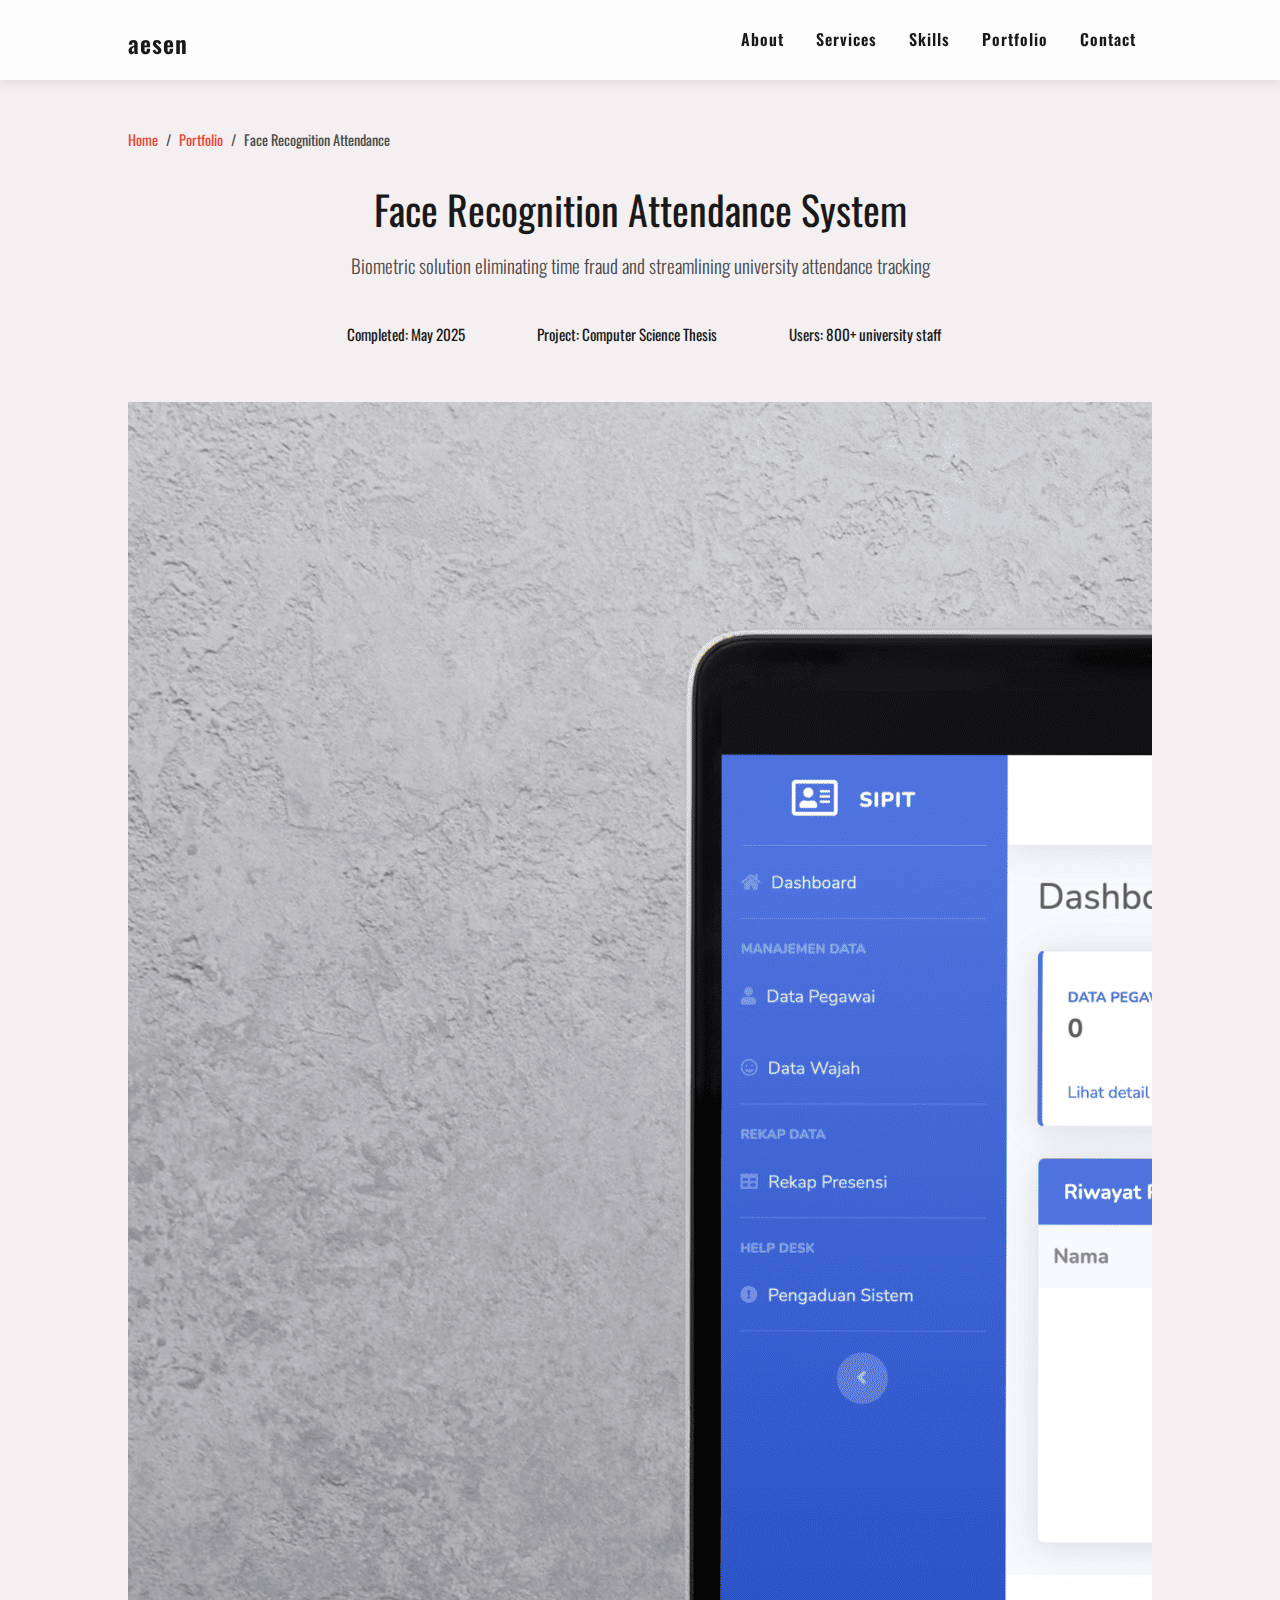
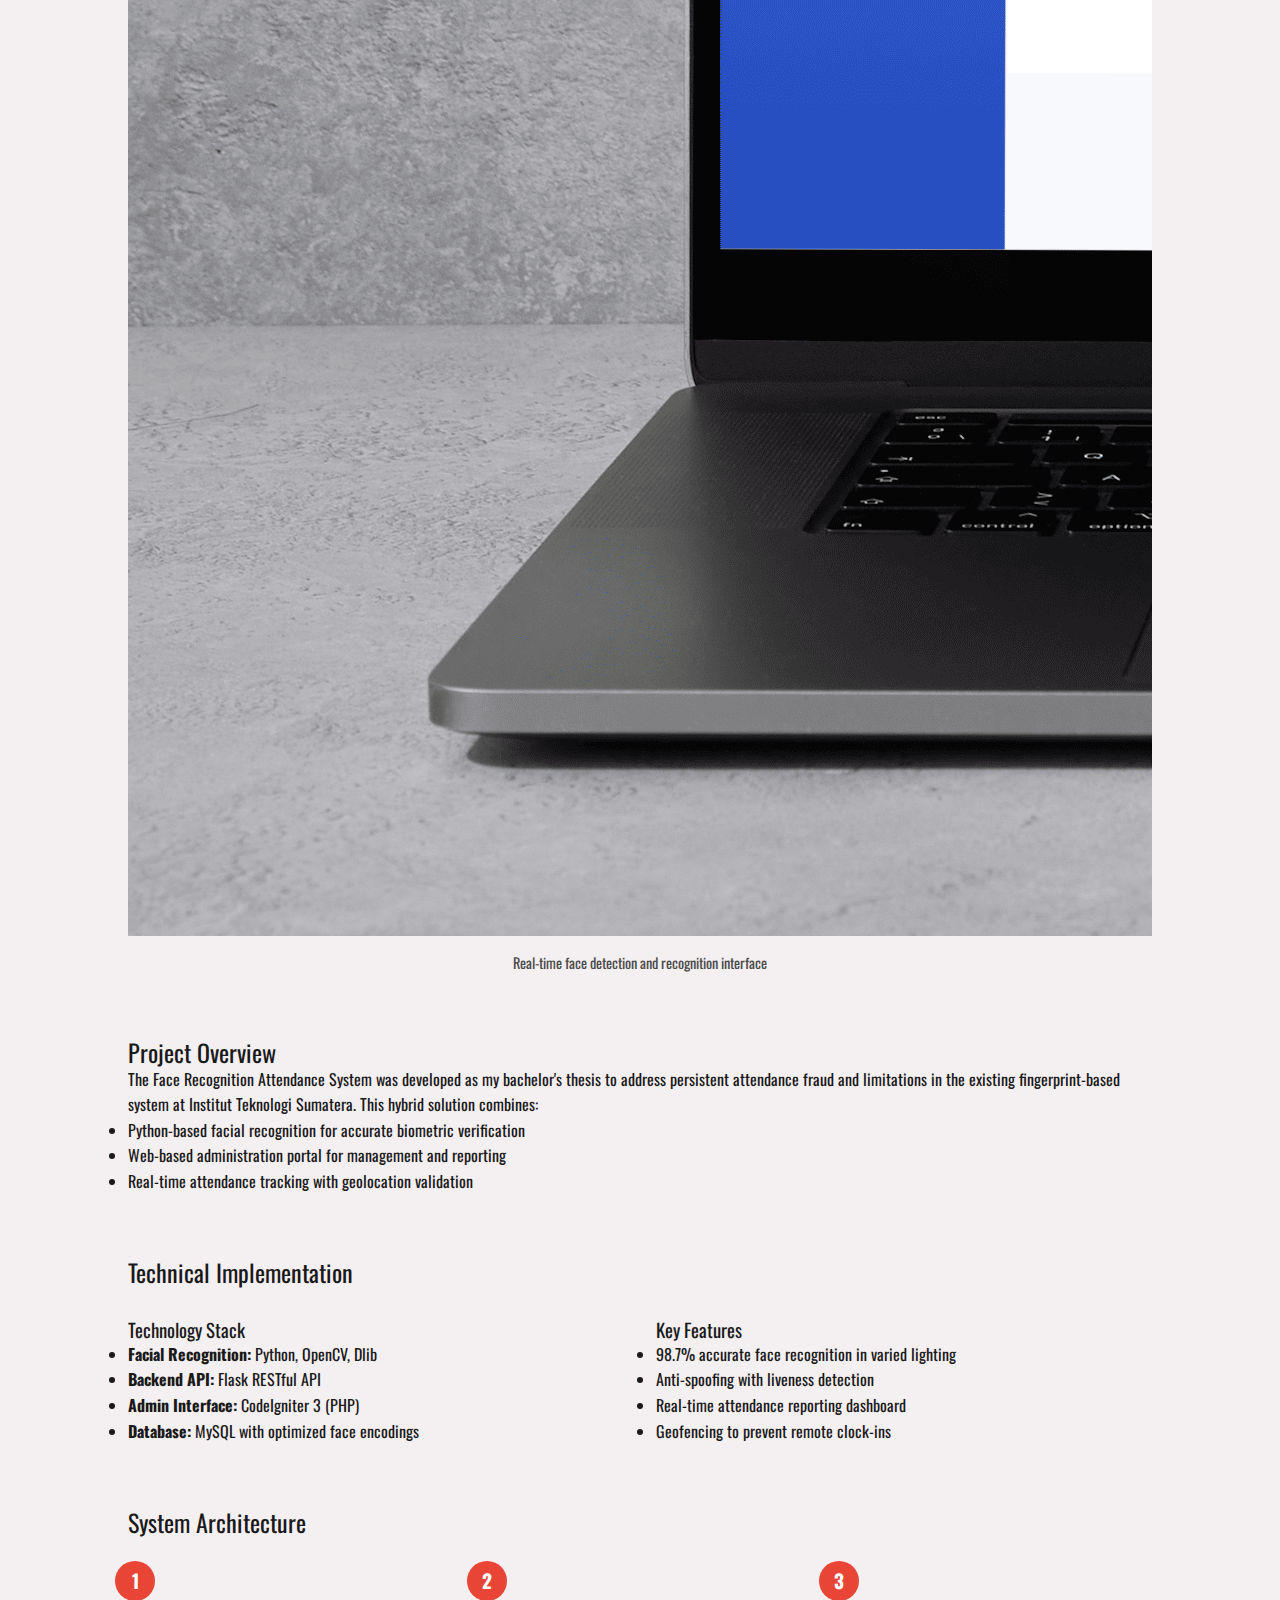
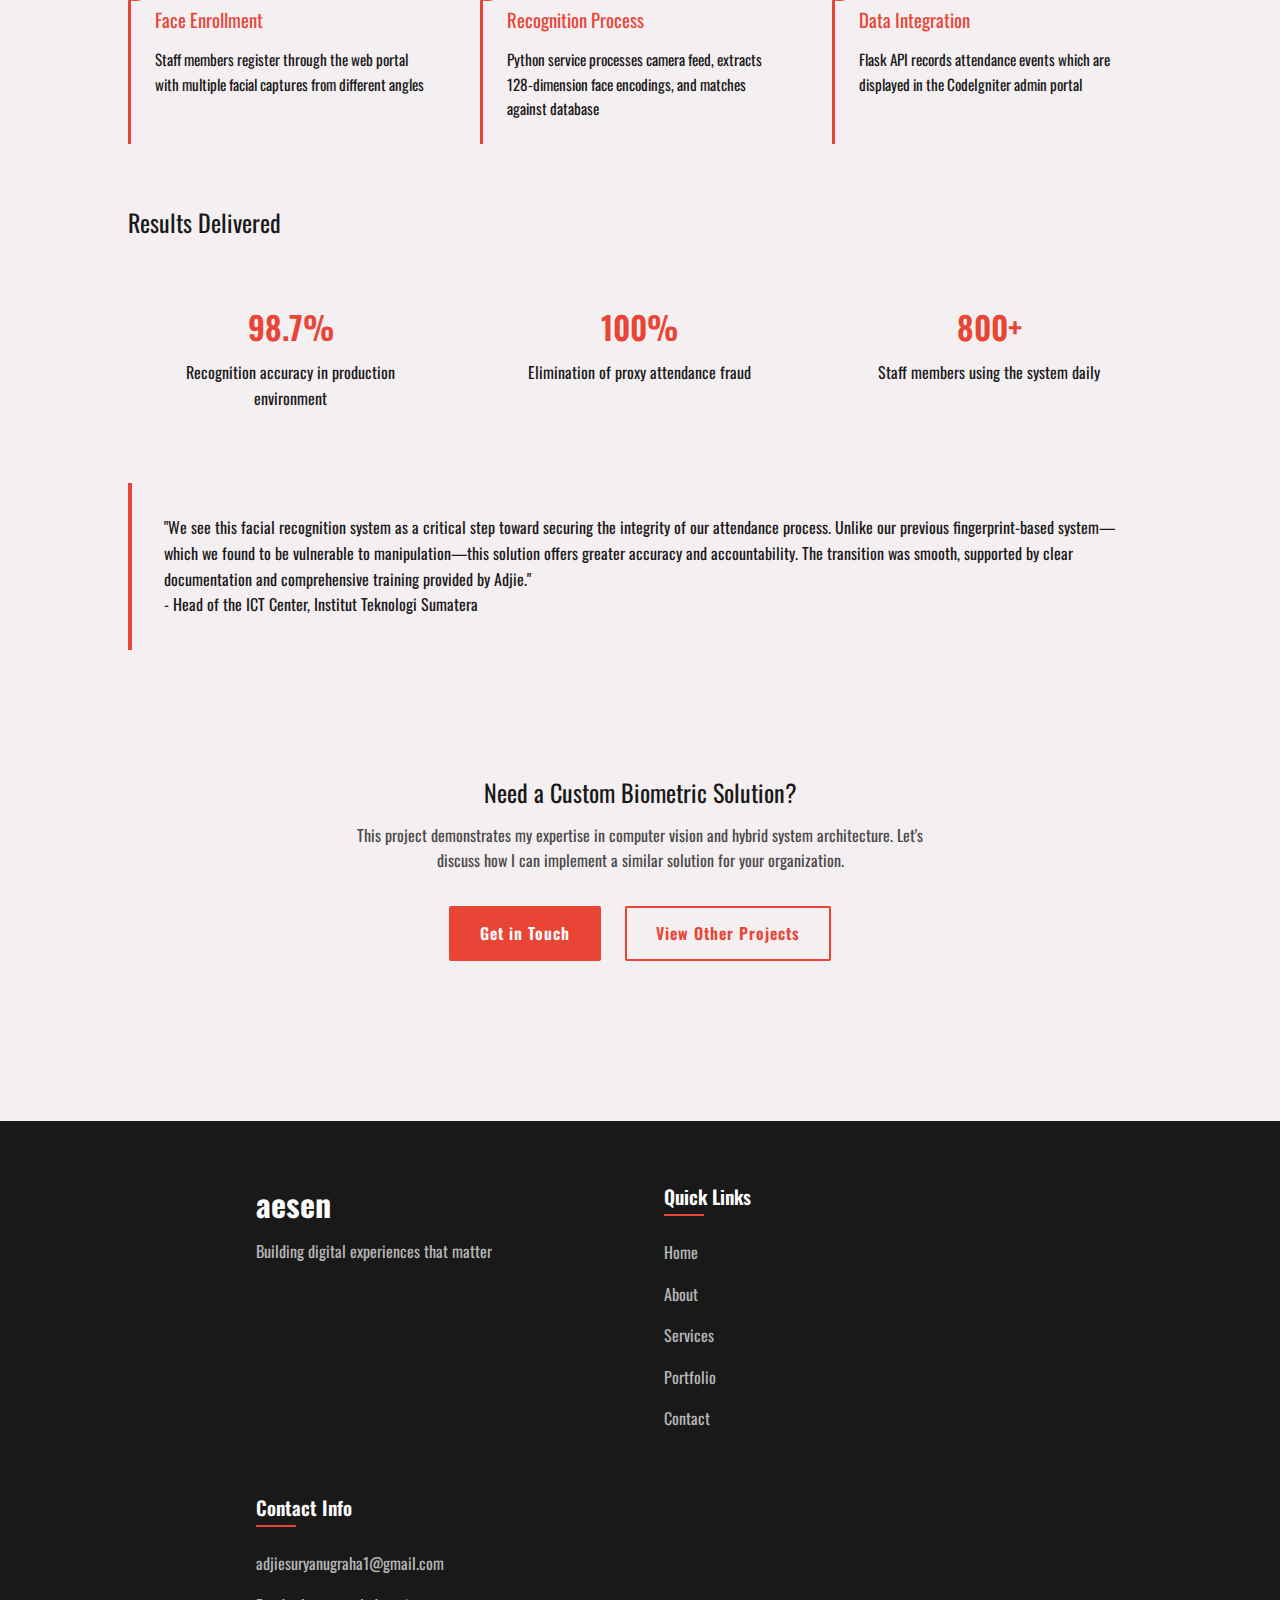
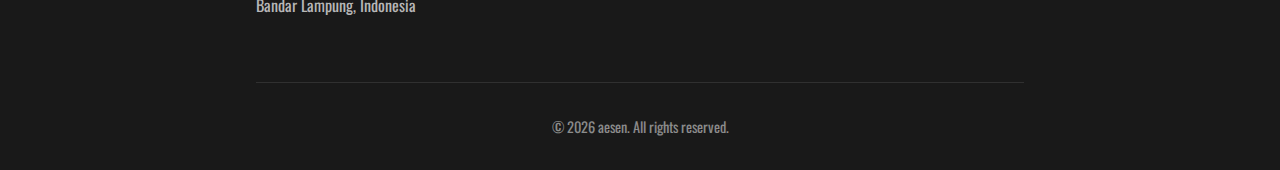
<file: projects/attendance-system.html>
<!DOCTYPE html>
<html lang="en">
  <head>
    <meta charset="UTF-8" />
    <meta name="viewport" content="width=device-width, initial-scale=1.0" />
    <title>
      Face Recognition Attendance System | Biometric Solution | Adjie Surya
      Nugraha
    </title>
    <meta
      name="description"
      content="Innovative biometric attendance system using facial recognition technology, developed as a thesis project and deployed for 800+ university staff members."
    />
    <meta
      name="keywords"
      content="face recognition attendance, biometric system, OpenCV, Flask API, CodeIgniter, thesis project, university solution"
    />

    <!-- Canonical URL -->
    <link
      rel="canonical"
      href="https://yourportfolio.com/projects/face-recognition-attendance"
    />

    <!-- Open Graph / Social Media Meta Tags -->
    <meta
      property="og:title"
      content="Face Recognition Attendance System | Adjie Surya Nugraha"
    />
    <meta
      property="og:description"
      content="Biometric attendance solution using facial recognition technology"
    />
    <meta property="og:type" content="website" />
    <meta
      property="og:url"
      content="https://yourportfolio.com/projects/face-recognition-attendance"
    />
    <meta
      property="og:image"
      content="https://yourportfolio.com/assets/img/attendance-social.jpg"
    />

    <!-- Reuse your existing assets -->
    <link rel="stylesheet" href="../assets/css/style.css" />
    <link rel="stylesheet" href="../assets/css/project-detail.css" />
    <link
      rel="preload"
      href="https://fonts.googleapis.com/css2?family=Oswald:wght@200;400&family=Source+Sans+Pro&display=swap"
      as="font"
      crossorigin
    />

    <!-- Web Fonts -->
    <link rel="preconnect" href="https://fonts.googleapis.com" />
    <link rel="preconnect" href="https://fonts.gstatic.com" crossorigin />
    <link
      href="https://fonts.googleapis.com/css2?family=Oswald:wght@200;400&family=Source+Sans+Pro&display=swap"
      rel="stylesheet"
    />
    <link
      rel="stylesheet"
      href="https://unicons.iconscout.com/release/v4.0.0/css/line.css"
    />
  </head>
  <body>
    <!-- Navigation (same as main site) -->
    <nav class="navigation" aria-label="Main navigation">
      <h1 class="brand"><a href="../index.html">aesen</a></h1>
      <ul class="nav-list">
        <li><a href="../index.html#about">About</a></li>
        <li><a href="../index.html#services">Services</a></li>
        <li><a href="../index.html#skills">Skills</a></li>
        <li><a href="../index.html#portfolio">Portfolio</a></li>
        <li><a href="../index.html#contact">Contact</a></li>
      </ul>
      <button
        class="hamburger"
        aria-label="Toggle navigation"
        aria-expanded="false"
      >
        <span></span><span></span><span></span>
      </button>
    </nav>

    <!-- Project Detail Content -->
    <main class="project-detail container">
      <article>
        <!-- Breadcrumb Navigation -->
        <nav class="breadcrumb" aria-label="Breadcrumb">
          <ol>
            <li><a href="../index.html">Home</a></li>
            <li><a href="../index.html#portfolio">Portfolio</a></li>
            <li aria-current="page">Face Recognition Attendance</li>
          </ol>
        </nav>

        <!-- Project Header -->
        <header class="project-header">
          <h1>Face Recognition Attendance System</h1>
          <p class="project-subtitle">
            Biometric solution eliminating time fraud and streamlining
            university attendance tracking
          </p>

          <div class="project-meta">
            <div class="meta-item">
              <i class="uil uil-calendar-alt"></i>
              <span>Completed: May 2025</span>
            </div>
            <div class="meta-item">
              <i class="uil uil-graduation-cap"></i>
              <span>Project: Computer Science Thesis</span>
            </div>
            <div class="meta-item">
              <i class="uil uil-users-alt"></i>
              <span>Users: 800+ university staff</span>
            </div>
          </div>
        </header>

        <!-- Main Project Image -->
        <figure class="project-hero">
          <img
            src="../assets/img/Attendance System Mockup.png"
            alt="Face recognition attendance system interface showing live camera feed and recognition results"
            loading="eager"
          />
          <figcaption>
            Real-time face detection and recognition interface
          </figcaption>
        </figure>

        <!-- Project Content Sections -->
        <section class="project-section">
          <h2>Project Overview</h2>
          <p>
            The Face Recognition Attendance System was developed as my
            bachelor's thesis to address persistent attendance fraud and
            limitations in the existing fingerprint-based system at Institut
            Teknologi Sumatera. This hybrid solution combines:
          </p>

          <ul class="feature-highlights">
            <li>
              Python-based facial recognition for accurate biometric
              verification
            </li>
            <li>
              Web-based administration portal for management and reporting
            </li>
            <li>Real-time attendance tracking with geolocation validation</li>
          </ul>
        </section>

        <section class="project-section">
          <h2>Technical Implementation</h2>

          <div class="implementation-grid">
            <div class="tech-stack">
              <h3>Technology Stack</h3>
              <ul>
                <li>
                  <strong>Facial Recognition:</strong> Python, OpenCV, Dlib
                </li>
                <li><strong>Backend API:</strong> Flask RESTful API</li>
                <li><strong>Admin Interface:</strong> CodeIgniter 3 (PHP)</li>
                <li>
                  <strong>Database:</strong> MySQL with optimized face encodings
                </li>
              </ul>
            </div>

            <div class="key-features">
              <h3>Key Features</h3>
              <ul>
                <li>98.7% accurate face recognition in varied lighting</li>
                <li>Anti-spoofing with liveness detection</li>
                <li>Real-time attendance reporting dashboard</li>
                <li>Geofencing to prevent remote clock-ins</li>
              </ul>
            </div>
          </div>
        </section>

        <section class="project-section">
          <h2>System Architecture</h2>
          <div class="architecture">
            <div class="architecture-step">
              <div class="step-number">1</div>
              <h3>Face Enrollment</h3>
              <p>
                Staff members register through the web portal with multiple
                facial captures from different angles
              </p>
            </div>
            <div class="architecture-step">
              <div class="step-number">2</div>
              <h3>Recognition Process</h3>
              <p>
                Python service processes camera feed, extracts 128-dimension
                face encodings, and matches against database
              </p>
            </div>
            <div class="architecture-step">
              <div class="step-number">3</div>
              <h3>Data Integration</h3>
              <p>
                Flask API records attendance events which are displayed in the
                CodeIgniter admin portal
              </p>
            </div>
          </div>
        </section>

        <section class="project-section">
          <h2>Results Delivered</h2>

          <div class="results-grid">
            <div class="result-card">
              <div class="result-value">98.7%</div>
              <p>Recognition accuracy in production environment</p>
            </div>
            <div class="result-card">
              <div class="result-value">100%</div>
              <p>Elimination of proxy attendance fraud</p>
            </div>
            <div class="result-card">
              <div class="result-value">800+</div>
              <p>Staff members using the system daily</p>
            </div>
          </div>

          <blockquote class="testimonial">
            <p>
              "We see this facial recognition system as a critical step toward
              securing the integrity of our attendance process. Unlike our
              previous fingerprint-based system—which we found to be vulnerable
              to manipulation—this solution offers greater accuracy and
              accountability. The transition was smooth, supported by clear
              documentation and comprehensive training provided by Adjie."
            </p>
            <footer>
              - Head of the ICT Center, Institut Teknologi Sumatera
            </footer>
          </blockquote>
        </section>

        <section class="project-cta">
          <h2>Need a Custom Biometric Solution?</h2>
          <p>
            This project demonstrates my expertise in computer vision and hybrid
            system architecture. Let's discuss how I can implement a similar
            solution for your organization.
          </p>
          <div class="cta-buttons">
            <a href="../index.html#contact" class="button button-primary"
              >Get in Touch</a
            >
            <a href="../index.html#portfolio" class="button button-secondary"
              >View Other Projects</a
            >
          </div>
        </section>
      </article>
    </main>

    <!-- Footer Section -->
    <footer class="footer">
      <div class="container">
        <div class="footer-content">
          <div class="footer-brand">
            <h3 class="footer-logo">aesen</h3>
            <p class="footer-tagline">
              Building digital experiences that matter
            </p>
            <div class="footer-social">
              <a
                href="https://github.com/aesencodes"
                target="_blank"
                rel="noopener noreferrer"
                aria-label="GitHub"
              >
                <i class="uil uil-github"></i>
              </a>
              <a
                href="#"
                target="_blank"
                rel="noopener noreferrer"
                aria-label="LinkedIn"
              >
                <i class="uil uil-linkedin"></i>
              </a>
              <!-- <a
                href="#"
                target="_blank"
                rel="noopener noreferrer"
                aria-label="Twitter"
              >
                <i class="uil uil-twitter"></i>
              </a> -->
              <!-- <a
                href="#"
                target="_blank"
                rel="noopener noreferrer"
                aria-label="Instagram"
              >
                <i class="uil uil-instagram"></i>
              </a> -->
            </div>
          </div>

          <div class="footer-links">
            <h4 class="footer-title">Quick Links</h4>
            <ul>
              <li><a href="../index.html#home">Home</a></li>
              <li><a href="../index.html#about">About</a></li>
              <li><a href="../index.html#services">Services</a></li>
              <li><a href="../index.html#portfolio">Portfolio</a></li>
              <li><a href="../index.html#contact">Contact</a></li>
            </ul>
          </div>

          <div class="footer-contact">
            <h4 class="footer-title">Contact Info</h4>
            <ul>
              <li>
                <i class="uil uil-envelope"></i>
                <a href="mailto:adjiesuryanugraha1@gmail.com"
                  >adjiesuryanugraha1@gmail.com</a
                >
              </li>
              <!-- <li>
                <i class="uil uil-phone"></i>
                <a href="tel:+1234567890">(+62) 812-9294-8716</a>
              </li> -->
              <li>
                <i class="uil uil-map-marker"></i>
                <span>Bandar Lampung, Indonesia</span>
              </li>
            </ul>
          </div>
        </div>

        <div class="footer-bottom">
          <p>
            &copy; <span id="current-year"></span> aesen. All rights reserved.
          </p>
        </div>
      </div>
    </footer>

    <script src="../assets/js/script.js"></script>
  </body>
</html>
</file>
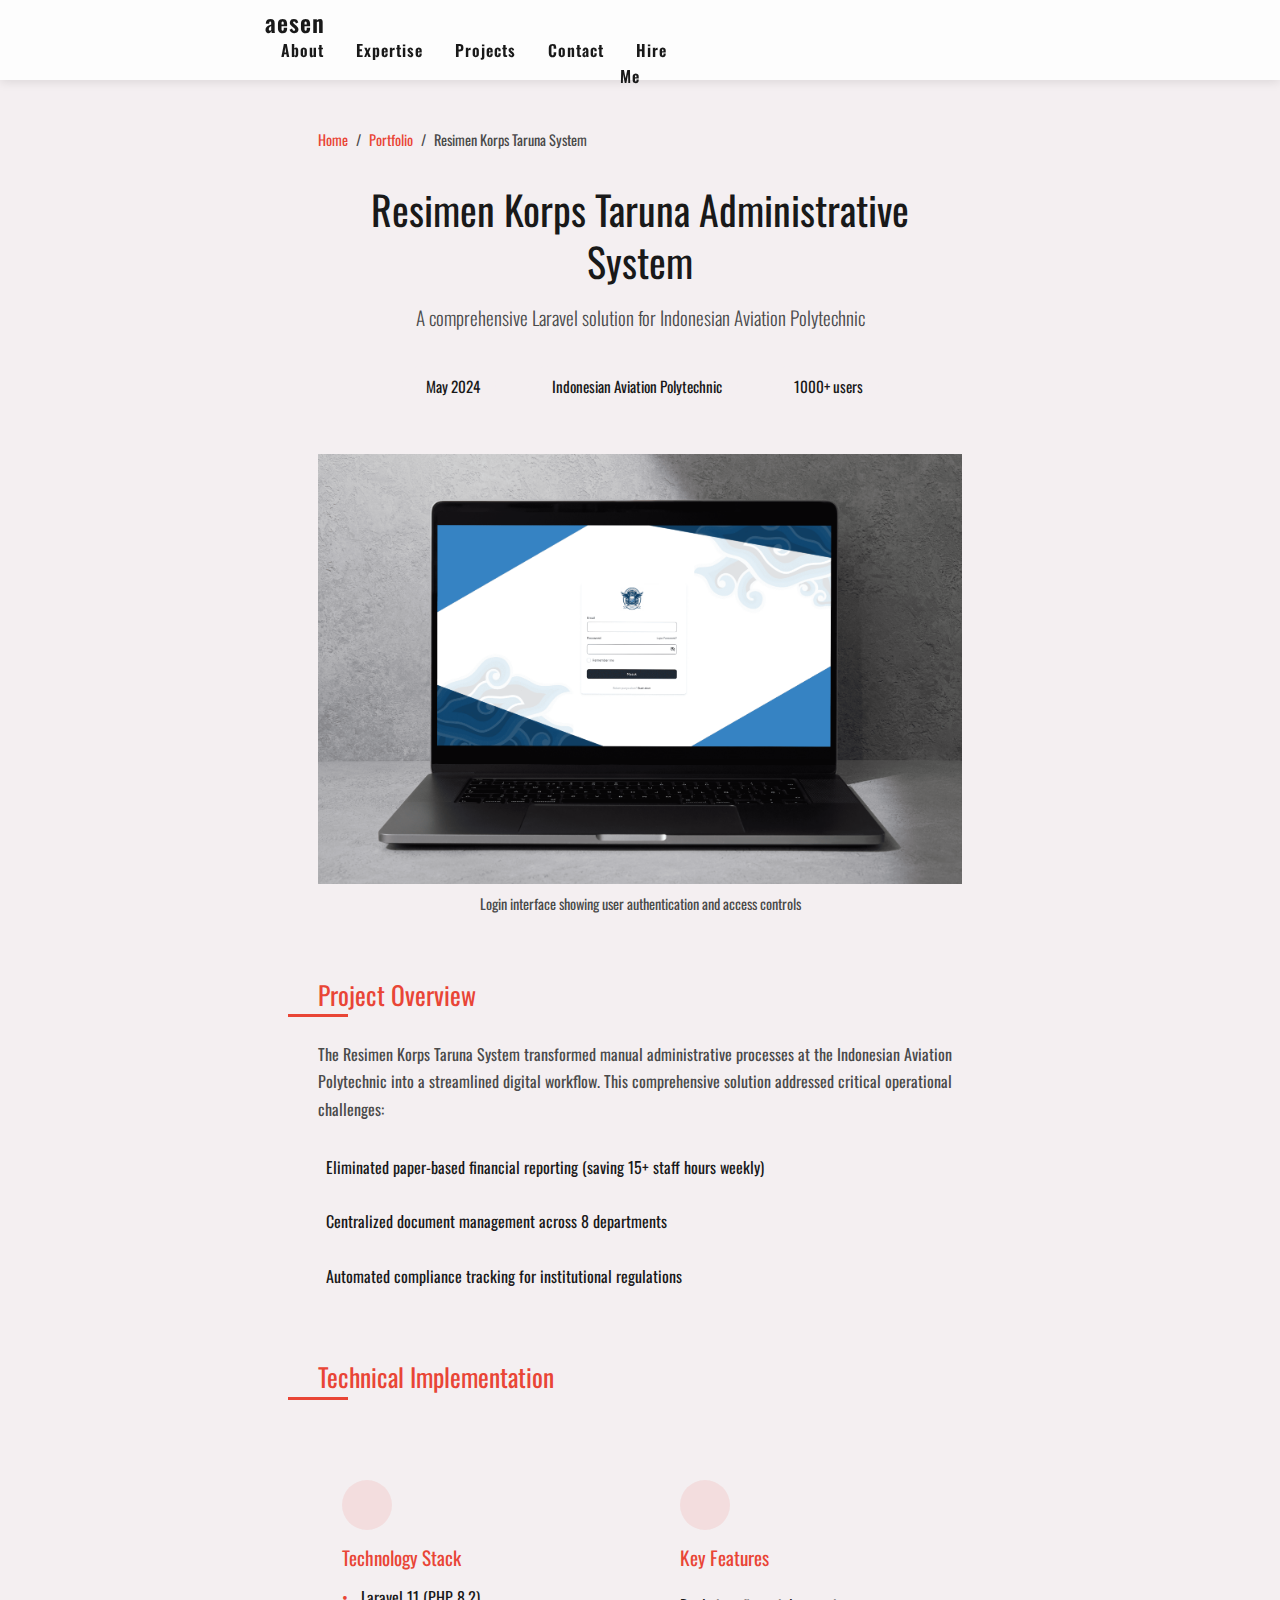
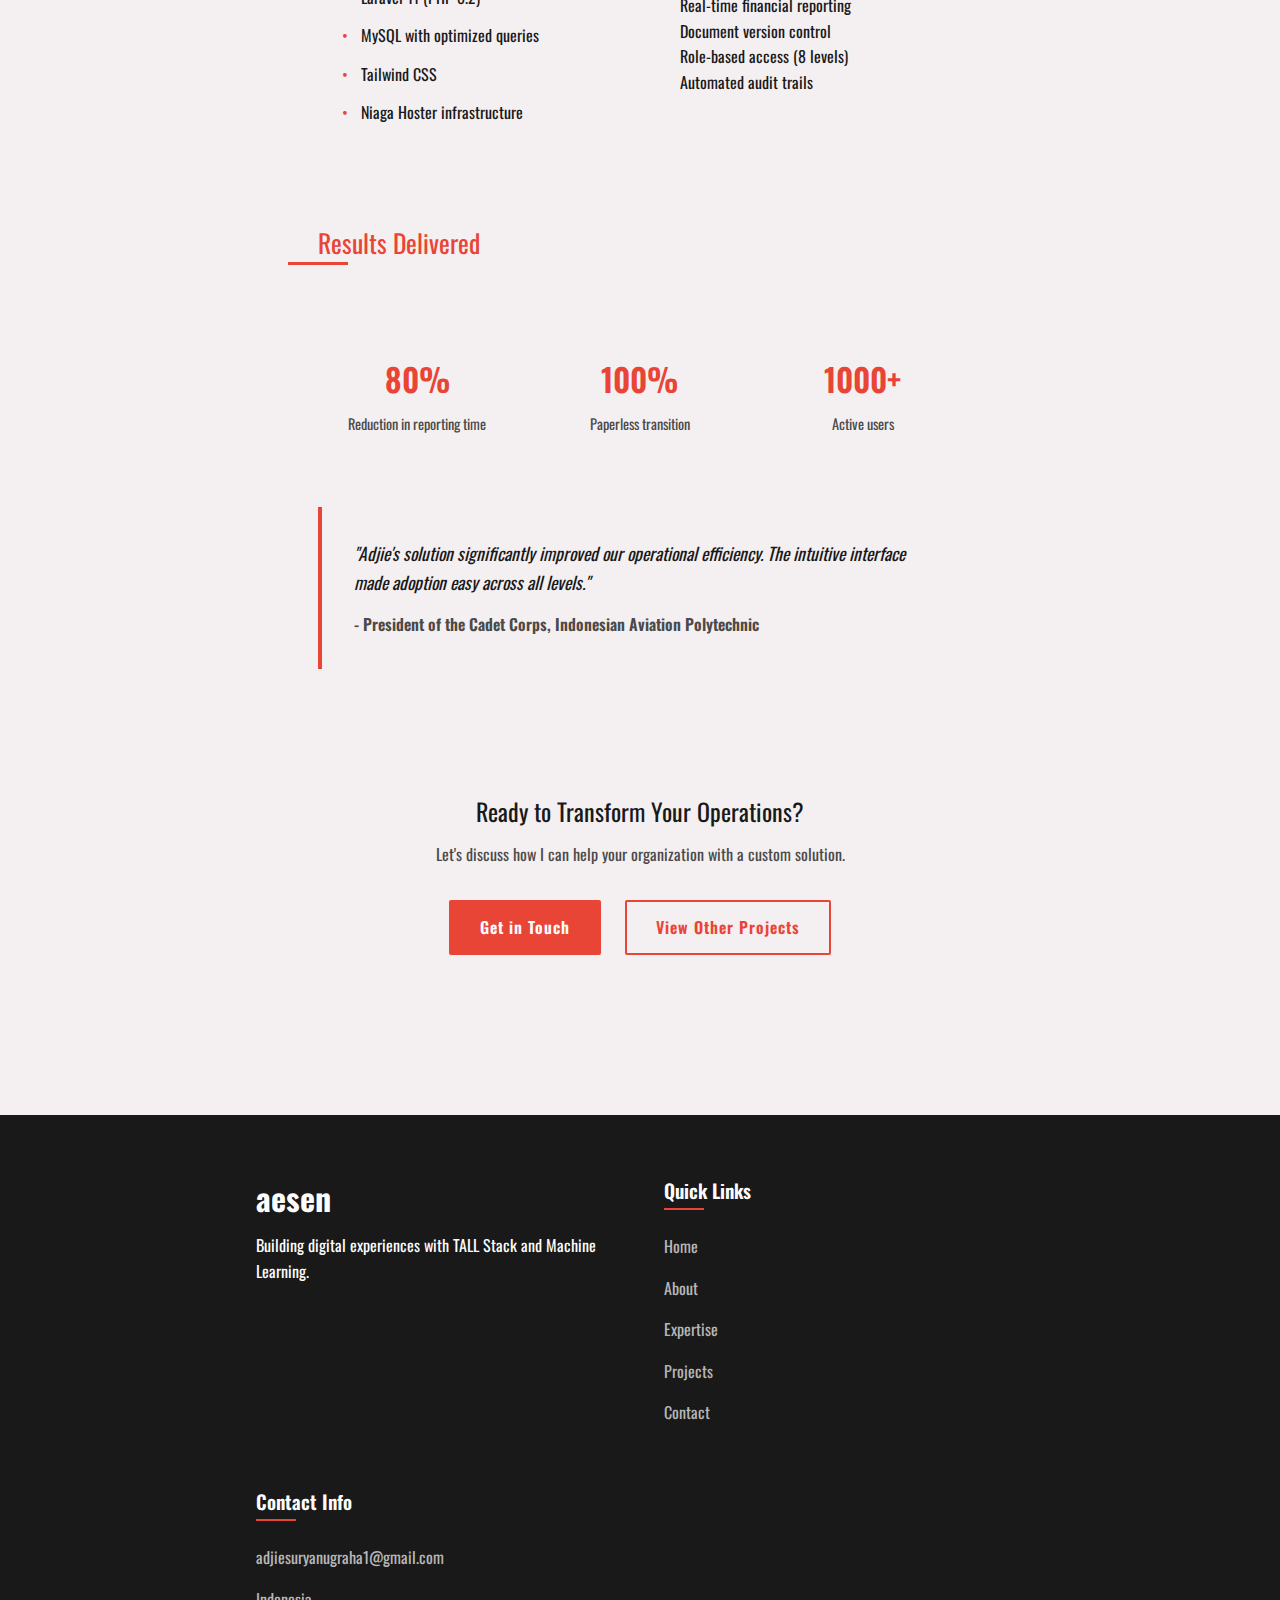
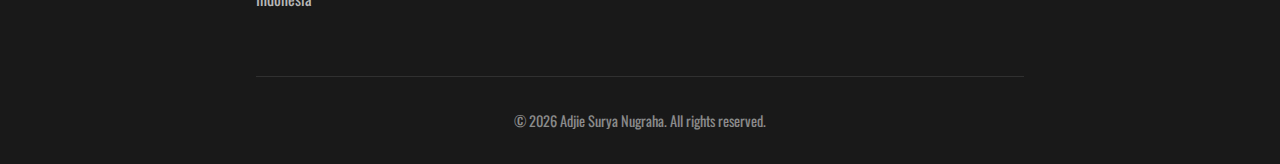
<file: projects/menkorpstar.html>
<!DOCTYPE html>
<html lang="en">
  <head>
    <meta charset="UTF-8" />
    <meta name="viewport" content="width=device-width, initial-scale=1.0" />
    <title>Resimen Korps Taruna System | Adjie Surya Nugraha</title>
    <meta
      name="description"
      content="Custom Laravel-based administrative system for Indonesian Aviation Polytechnic featuring financial reporting and document management"
    />
    <meta
      name="keywords"
      content="Laravel, web application, financial reporting, document management, Indonesian Aviation Polytechnic"
    />

    <!-- Open Graph / Social Media Meta Tags -->
    <meta property="og:title" content="Resimen Korps Taruna System" />
    <meta
      property="og:description"
      content="Custom Laravel-based administrative system developed for Indonesian Aviation Polytechnic"
    />
    <meta property="og:type" content="website" />
    <meta
      property="og:url"
      content="https://yourportfolio.com/projects/resimen-korps-taruna"
    />
    <meta
      property="og:image"
      content="https://yourportfolio.com/assets/img/menkorpstar-social.jpg"
    />

    <!-- Favicon -->
    <link rel="icon" href="../assets/img/favicon.ico" type="image/x-icon" />

    <!-- CSS -->
    <link rel="stylesheet" href="../assets/css/style.css" />
    <link rel="stylesheet" href="../assets/css/project-detail.css" />

    <!-- Icons -->
    <link
      rel="stylesheet"
      href="https://unicons.iconscout.com/release/v4.0.0/css/line.css"
    />

    <!-- Fonts -->
    <link rel="preconnect" href="https://fonts.googleapis.com" />
    <link rel="preconnect" href="https://fonts.gstatic.com" crossorigin />
    <link
      href="https://fonts.googleapis.com/css2?family=Poppins:wght@300;400;500;600;700&family=Oswald:wght@400;600&display=swap"
      rel="stylesheet"
    />
  </head>
  <body>
    <!-- Navigation -->
    <nav class="navigation" aria-label="Main navigation">
      <div class="container">
        <h1 class="brand"><a href="/index.html">aesen</a></h1>

        <ul class="nav-list">
          <li><a href="/index.html">About</a></li>
          <li><a href="/index.html#expertise">Expertise</a></li>
          <li><a href="/index.html#portfolio">Projects</a></li>
          <li><a href="/index.html#contact">Contact</a></li>
          <li>
            <a href="/index.html#contact" class="nav-cta">Hire Me</a>
          </li>
        </ul>

        <button class="hamburger" aria-label="Menu" aria-expanded="false">
          <span></span>
          <span></span>
          <span></span>
        </button>
      </div>
    </nav>

    <!-- Project Detail Content -->
    <main class="project-detail">
      <div class="container">
        <article>
          <!-- Breadcrumb Navigation -->
          <nav class="breadcrumb" aria-label="Breadcrumb">
            <ol>
              <li><a href="../index.html">Home</a></li>
              <li><a href="../index.html#portfolio">Portfolio</a></li>
              <li aria-current="page">Resimen Korps Taruna System</li>
            </ol>
          </nav>

          <!-- Project Header -->
          <header class="project-header">
            <h1>Resimen Korps Taruna Administrative System</h1>
            <p class="project-subtitle">
              A comprehensive Laravel solution for Indonesian Aviation
              Polytechnic
            </p>

            <div class="project-meta">
              <div class="meta-item">
                <i class="uil uil-calendar-alt"></i>
                <span>May 2024</span>
              </div>
              <div class="meta-item">
                <i class="uil uil-building"></i>
                <span>Indonesian Aviation Polytechnic</span>
              </div>
              <div class="meta-item">
                <i class="uil uil-users-alt"></i>
                <span>1000+ users</span>
              </div>
            </div>
          </header>

          <!-- Main Project Image -->
          <figure class="project-hero">
            <img
              src="../assets/img/Menkorpstar Mockup.png"
              alt="Login page of Resimen Korps Taruna System"
              loading="eager"
              class="project-image"
            />
            <figcaption>
              Login interface showing user authentication and access controls
            </figcaption>
          </figure>

          <!-- Project Content Sections -->
          <section class="project-section">
            <h2 class="section-title">Project Overview</h2>
            <p class="section-text">
              The Resimen Korps Taruna System transformed manual administrative
              processes at the Indonesian Aviation Polytechnic into a
              streamlined digital workflow. This comprehensive solution
              addressed critical operational challenges:
            </p>

            <ul class="feature-list">
              <li class="feature-item">
                <i class="uil uil-check-circle"></i>
                <span
                  >Eliminated paper-based financial reporting (saving 15+ staff
                  hours weekly)</span
                >
              </li>
              <li class="feature-item">
                <i class="uil uil-check-circle"></i>
                <span
                  >Centralized document management across 8 departments</span
                >
              </li>
              <li class="feature-item">
                <i class="uil uil-check-circle"></i>
                <span
                  >Automated compliance tracking for institutional
                  regulations</span
                >
              </li>
            </ul>
          </section>

          <section class="project-section">
            <h2 class="section-title">Technical Implementation</h2>

            <div class="implementation-grid">
              <div class="tech-card">
                <div class="tech-icon">
                  <i class="uil uil-server"></i>
                </div>
                <h3>Technology Stack</h3>
                <ul class="tech-list">
                  <li>Laravel 11 (PHP 8.2)</li>
                  <li>MySQL with optimized queries</li>
                  <li>Tailwind CSS</li>
                  <li>Niaga Hoster infrastructure</li>
                </ul>
              </div>

              <div class="feature-card">
                <div class="feature-icon">
                  <i class="uil uil-star"></i>
                </div>
                <h3>Key Features</h3>
                <ul class="feature-list">
                  <li>Real-time financial reporting</li>
                  <li>Document version control</li>
                  <li>Role-based access (8 levels)</li>
                  <li>Automated audit trails</li>
                </ul>
              </div>
            </div>
          </section>

          <section class="project-section">
            <h2 class="section-title">Results Delivered</h2>

            <div class="results-grid">
              <div class="result-card">
                <div class="result-value">80%</div>
                <p class="result-label">Reduction in reporting time</p>
              </div>
              <div class="result-card">
                <div class="result-value">100%</div>
                <p class="result-label">Paperless transition</p>
              </div>
              <div class="result-card">
                <div class="result-value">1000+</div>
                <p class="result-label">Active users</p>
              </div>
            </div>

            <div class="testimonial">
              <blockquote>
                "Adjie's solution significantly improved our operational
                efficiency. The intuitive interface made adoption easy across
                all levels."
              </blockquote>
              <div class="testimonial-author">
                - President of the Cadet Corps, Indonesian Aviation Polytechnic
              </div>
            </div>
          </section>

          <section class="project-cta">
            <h2>Ready to Transform Your Operations?</h2>
            <p>
              Let's discuss how I can help your organization with a custom
              solution.
            </p>
            <div class="cta-buttons">
              <a href="../index.html#contact" class="button button-primary"
                >Get in Touch</a
              >
              <a href="../index.html#portfolio" class="button button-secondary"
                >View Other Projects</a
              >
            </div>
          </section>
        </article>
      </div>
    </main>

    <!-- Footer -->
    <footer class="footer">
      <div class="container">
        <div class="footer-content">
          <div class="footer-about">
            <h3 class="footer-logo">aesen</h3>
            <p class="footer-description">
              Building digital experiences with TALL Stack and Machine Learning.
            </p>
          </div>

          <div class="footer-links">
            <h3 class="footer-title">Quick Links</h3>
            <ul>
              <li><a href="/index.html">Home</a></li>
              <li><a href="/index.html#about">About</a></li>
              <li><a href="/index.html#expertise">Expertise</a></li>
              <li><a href="/index.html#portfolio">Projects</a></li>
              <li><a href="/index.html#contact">Contact</a></li>
            </ul>
          </div>

          <div class="footer-contact">
            <h3 class="footer-title">Contact Info</h3>
            <ul>
              <li>
                <i class="uil uil-envelope"></i>
                <a href="mailto:adjiesuryanugraha1@gmail.com"
                  >adjiesuryanugraha1@gmail.com</a
                >
              </li>
              <li>
                <i class="uil uil-map-marker"></i>
                <span>Indonesia</span>
              </li>
            </ul>
          </div>
        </div>

        <div class="footer-bottom">
          <p>
            &copy; <span id="current-year"></span> Adjie Surya Nugraha. All
            rights reserved.
          </p>
        </div>
      </div>
    </footer>

    <!-- JavaScript -->
    <script src="../assets/js/script.js"></script>
  </body>
</html>
</file>
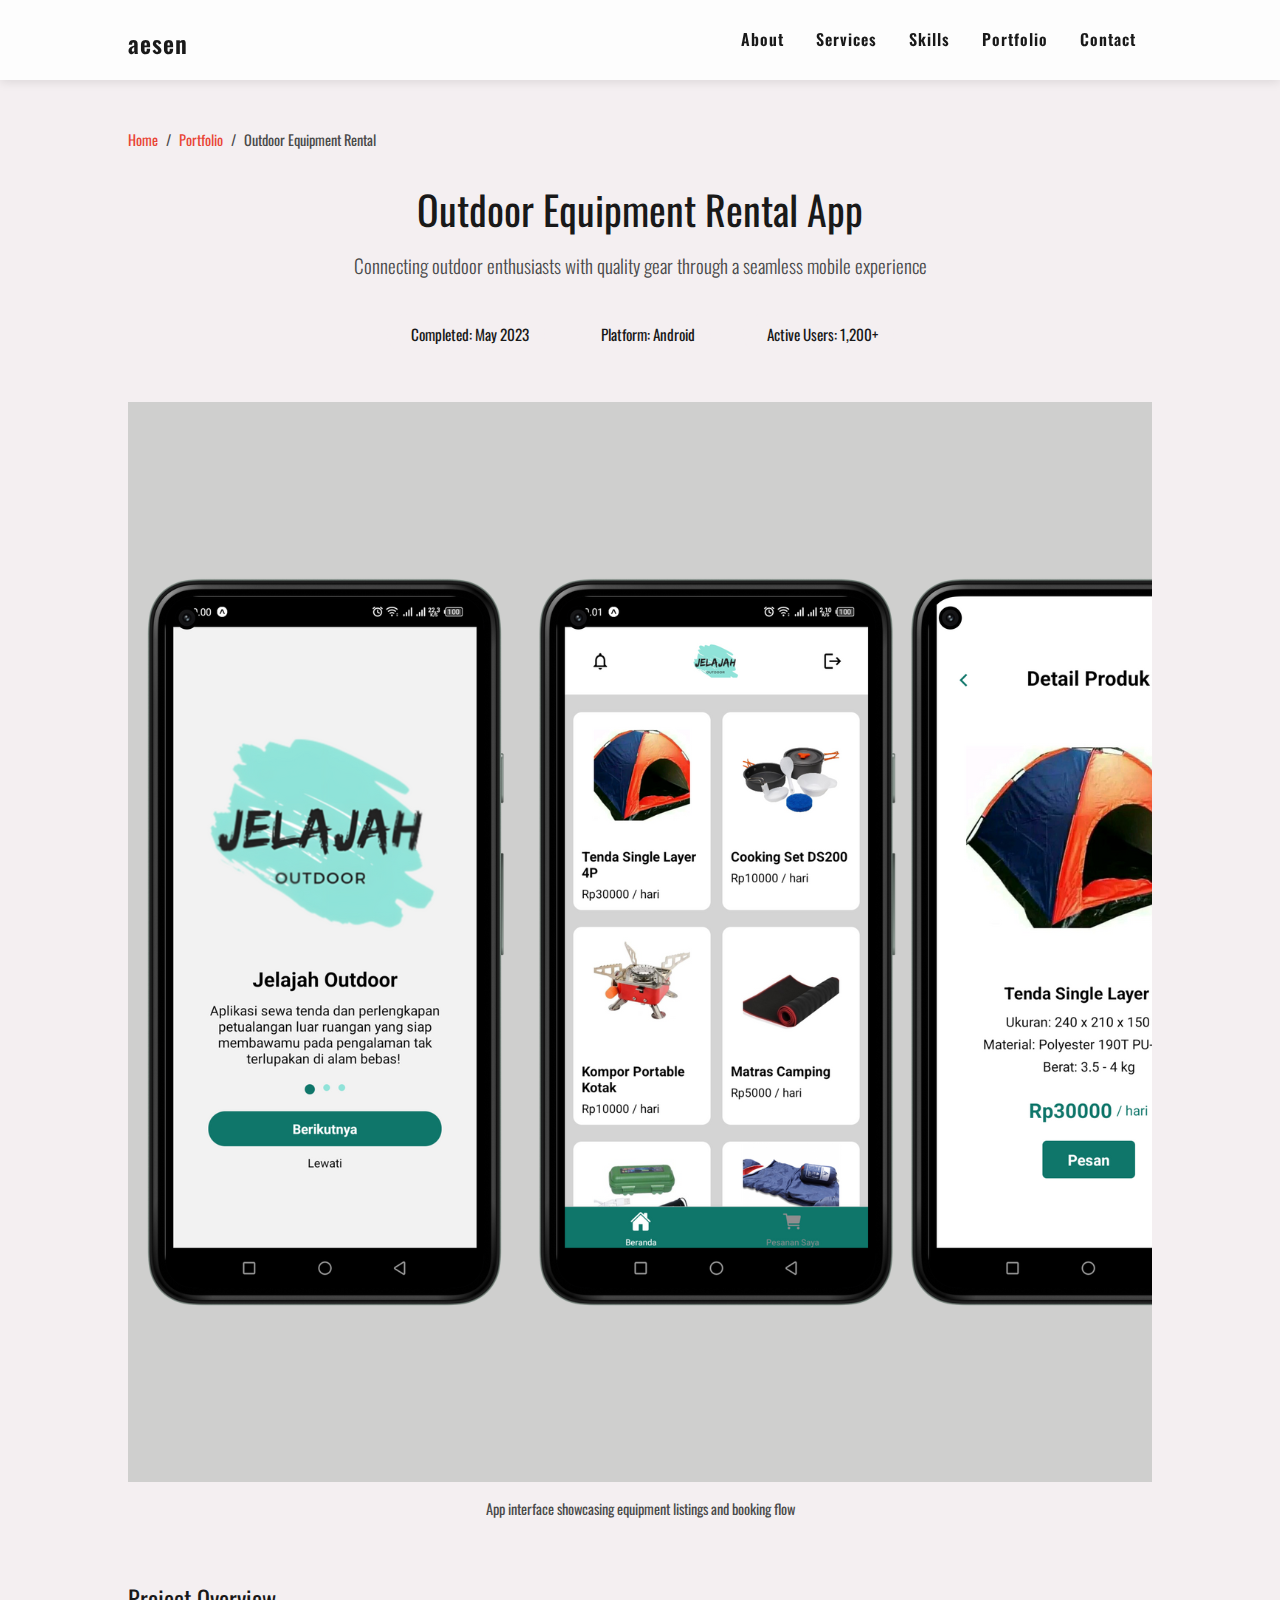
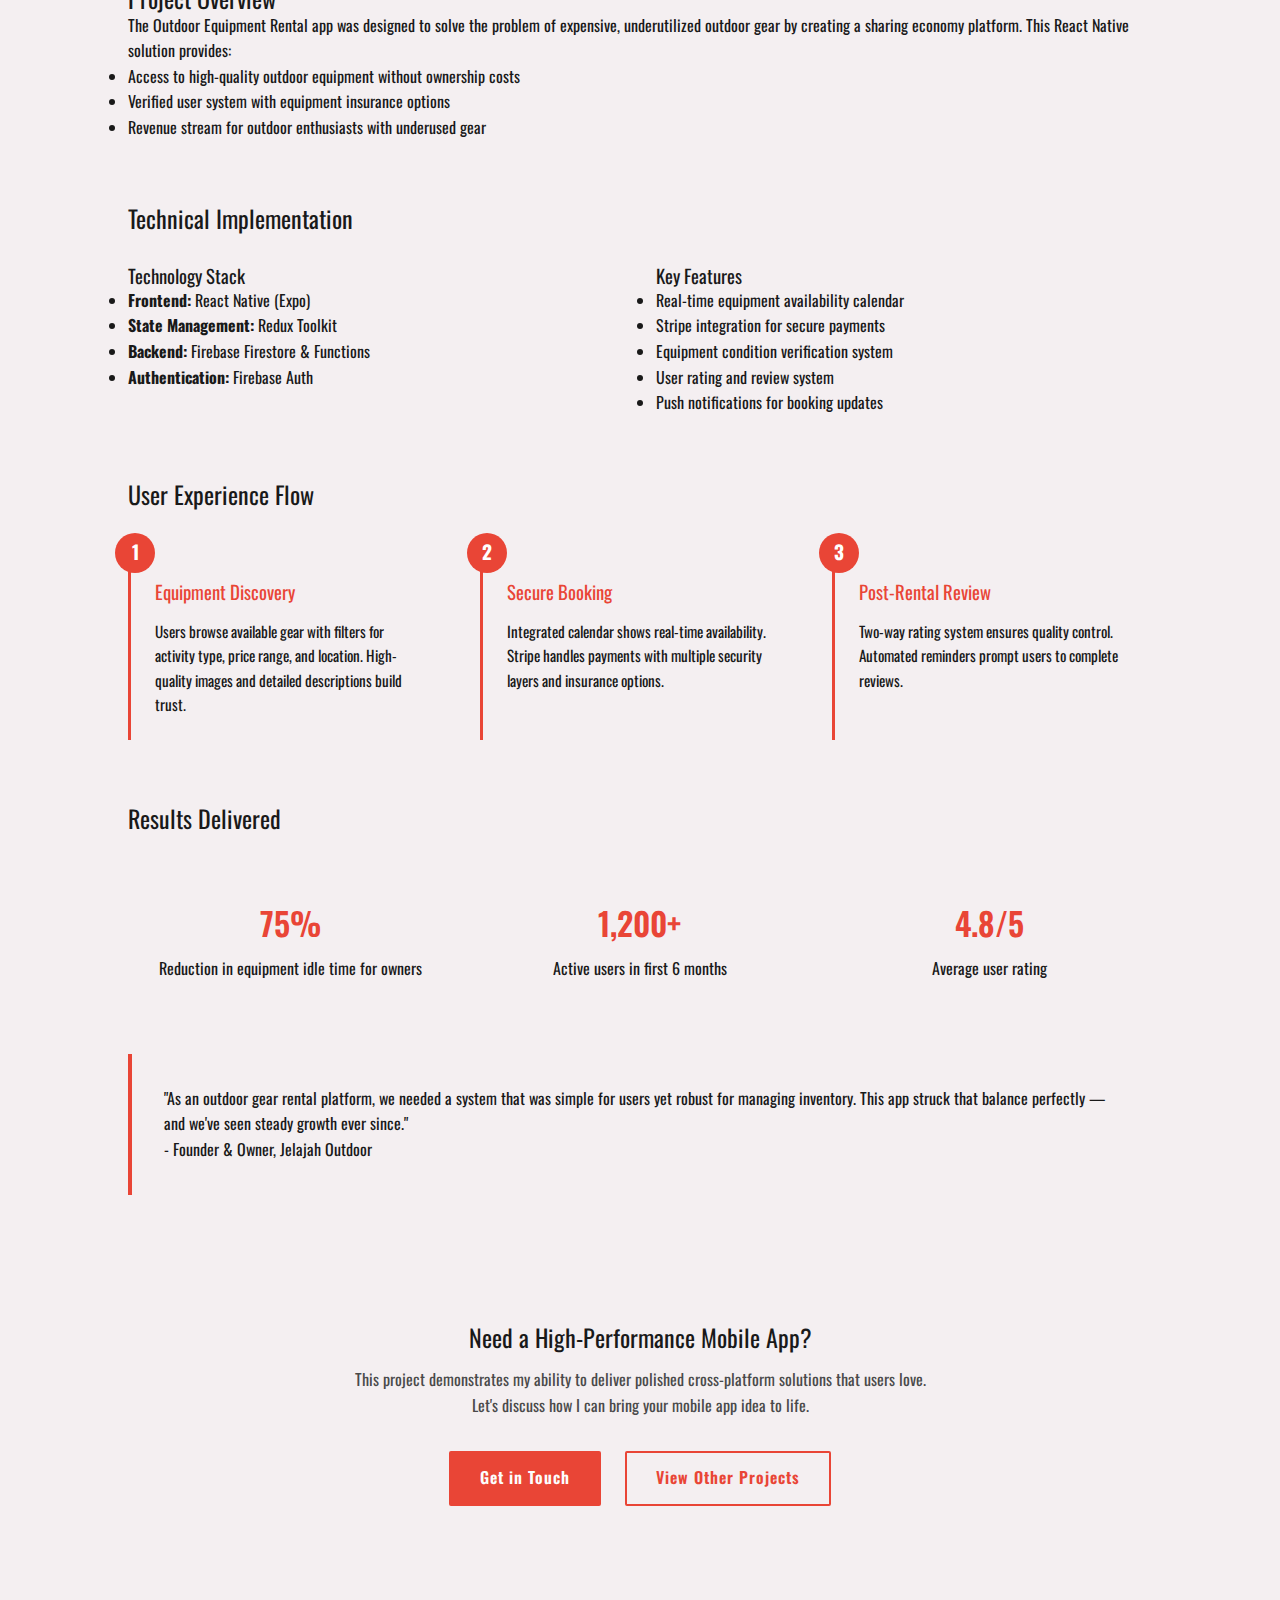
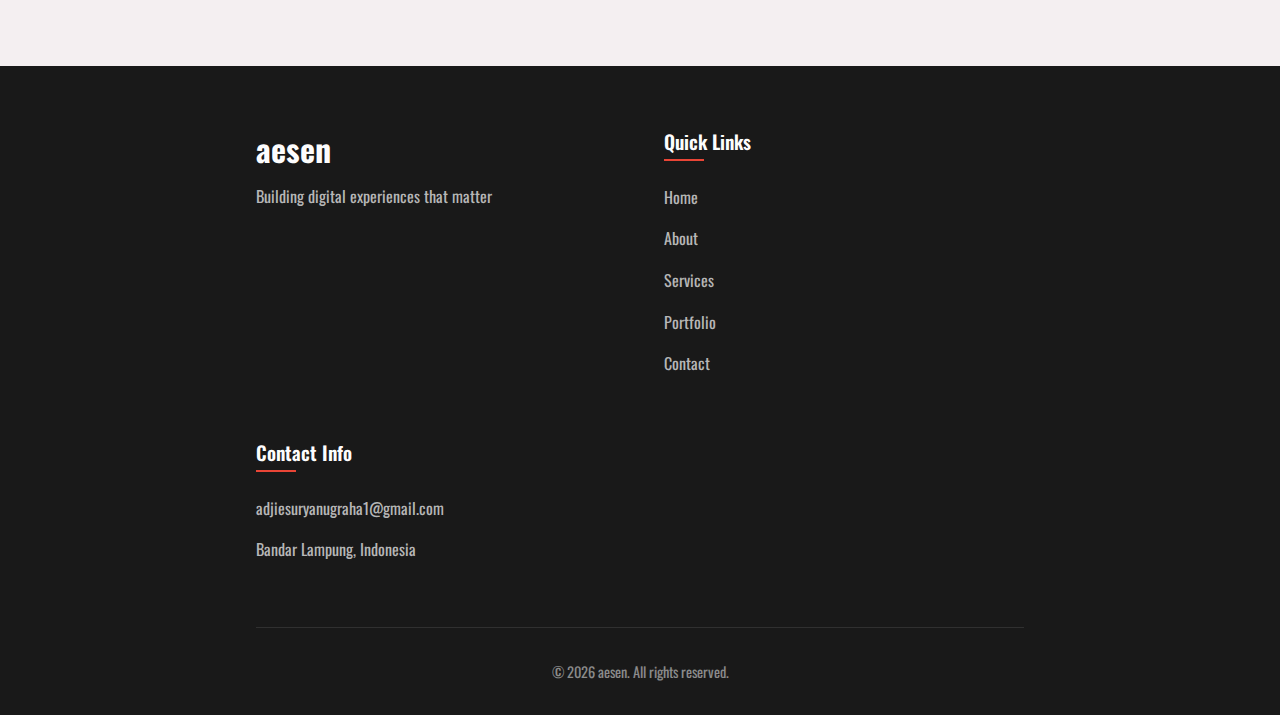
<file: projects/outdoor-rental-app.html>
<!DOCTYPE html>
<html lang="en">
  <head>
    <meta charset="UTF-8" />
    <meta name="viewport" content="width=device-width, initial-scale=1.0" />
    <title>
      Outdoor Equipment Rental App | React Native Solution | Adjie Surya Nugraha
    </title>
    <meta
      name="description"
      content="Cross-platform mobile application for outdoor equipment rentals featuring real-time availability, secure payments, and user rating system developed with React Native."
    />
    <meta
      name="keywords"
      content="React Native app, outdoor equipment rental, mobile app development, Firebase backend, Redux state management"
    />

    <!-- Canonical URL -->
    <link
      rel="canonical"
      href="https://yourportfolio.com/projects/outdoor-rental-app"
    />

    <!-- Open Graph / Social Media Meta Tags -->
    <meta
      property="og:title"
      content="Outdoor Equipment Rental App | Adjie Surya Nugraha"
    />
    <meta
      property="og:description"
      content="React Native mobile app for outdoor equipment rentals"
    />
    <meta property="og:type" content="website" />
    <meta
      property="og:url"
      content="https://yourportfolio.com/projects/outdoor-rental-app"
    />
    <meta
      property="og:image"
      content="https://yourportfolio.com/assets/img/outdoor-rental-social.jpg"
    />

    <!-- Reuse your existing assets -->
    <link rel="stylesheet" href="../assets/css/style.css" />
    <link rel="stylesheet" href="../assets/css/project-detail.css" />

    <link
      rel="preload"
      href="https://fonts.googleapis.com/css2?family=Oswald:wght@200;400&family=Source+Sans+Pro&display=swap"
      as="font"
      crossorigin
    />

    <!-- Web Fonts -->
    <link rel="preconnect" href="https://fonts.googleapis.com" />
    <link rel="preconnect" href="https://fonts.gstatic.com" crossorigin />
    <link
      href="https://fonts.googleapis.com/css2?family=Oswald:wght@200;400&family=Source+Sans+Pro&display=swap"
      rel="stylesheet"
    />

    <link
      rel="stylesheet"
      href="https://unicons.iconscout.com/release/v4.0.0/css/line.css"
    />
  </head>
  <body>
    <!-- Navigation (same as main site) -->
    <nav class="navigation" aria-label="Main navigation">
      <h1 class="brand"><a href="../index.html">aesen</a></h1>
      <ul class="nav-list">
        <li><a href="../index.html#about">About</a></li>
        <li><a href="../index.html#services">Services</a></li>
        <li><a href="../index.html#skills">Skills</a></li>
        <li><a href="../index.html#portfolio">Portfolio</a></li>
        <li><a href="../index.html#contact">Contact</a></li>
      </ul>
      <button
        class="hamburger"
        aria-label="Toggle navigation"
        aria-expanded="false"
      >
        <span></span><span></span><span></span>
      </button>
    </nav>

    <!-- Project Detail Content -->
    <main class="project-detail container">
      <article>
        <!-- Breadcrumb Navigation -->
        <nav class="breadcrumb" aria-label="Breadcrumb">
          <ol>
            <li><a href="../index.html">Home</a></li>
            <li><a href="../index.html#portfolio">Portfolio</a></li>
            <li aria-current="page">Outdoor Equipment Rental</li>
          </ol>
        </nav>

        <!-- Project Header -->
        <header class="project-header">
          <h1>Outdoor Equipment Rental App</h1>
          <p class="project-subtitle">
            Connecting outdoor enthusiasts with quality gear through a seamless
            mobile experience
          </p>

          <div class="project-meta">
            <div class="meta-item">
              <i class="uil uil-calendar-alt"></i>
              <span>Completed: May 2023</span>
            </div>
            <div class="meta-item">
              <i class="uil uil-mobile-android"></i>
              <span>Platform: Android</span>
            </div>
            <div class="meta-item">
              <i class="uil uil-users-alt"></i>
              <span>Active Users: 1,200+</span>
            </div>
          </div>
        </header>

        <!-- Main Project Image -->
        <figure class="project-hero">
          <img
            src="../assets/img/Jelajah Outdoor Mockup.png"
            alt="Outdoor equipment rental app showing gear listings and booking interface"
            loading="eager"
          />
          <figcaption>
            App interface showcasing equipment listings and booking flow
          </figcaption>
        </figure>

        <!-- Project Content Sections -->
        <section class="project-section">
          <h2>Project Overview</h2>
          <p>
            The Outdoor Equipment Rental app was designed to solve the problem
            of expensive, underutilized outdoor gear by creating a sharing
            economy platform. This React Native solution provides:
          </p>

          <ul class="feature-highlights">
            <li>
              Access to high-quality outdoor equipment without ownership costs
            </li>
            <li>Verified user system with equipment insurance options</li>
            <li>Revenue stream for outdoor enthusiasts with underused gear</li>
          </ul>
        </section>

        <section class="project-section">
          <h2>Technical Implementation</h2>

          <div class="implementation-grid">
            <div class="tech-stack">
              <h3>Technology Stack</h3>
              <ul>
                <li><strong>Frontend:</strong> React Native (Expo)</li>
                <li><strong>State Management:</strong> Redux Toolkit</li>
                <li>
                  <strong>Backend:</strong> Firebase Firestore & Functions
                </li>
                <li><strong>Authentication:</strong> Firebase Auth</li>
              </ul>
            </div>

            <div class="key-features">
              <h3>Key Features</h3>
              <ul>
                <li>Real-time equipment availability calendar</li>
                <li>Stripe integration for secure payments</li>
                <li>Equipment condition verification system</li>
                <li>User rating and review system</li>
                <li>Push notifications for booking updates</li>
              </ul>
            </div>
          </div>
        </section>

        <section class="project-section">
          <h2>User Experience Flow</h2>
          <div class="architecture">
            <div class="architecture-step">
              <div class="step-number">1</div>
              <h3>Equipment Discovery</h3>
              <p>
                Users browse available gear with filters for activity type,
                price range, and location. High-quality images and detailed
                descriptions build trust.
              </p>
            </div>
            <div class="architecture-step">
              <div class="step-number">2</div>
              <h3>Secure Booking</h3>
              <p>
                Integrated calendar shows real-time availability. Stripe handles
                payments with multiple security layers and insurance options.
              </p>
            </div>
            <div class="architecture-step">
              <div class="step-number">3</div>
              <h3>Post-Rental Review</h3>
              <p>
                Two-way rating system ensures quality control. Automated
                reminders prompt users to complete reviews.
              </p>
            </div>
          </div>
        </section>

        <section class="project-section">
          <h2>Results Delivered</h2>

          <div class="results-grid">
            <div class="result-card">
              <div class="result-value">75%</div>
              <p>Reduction in equipment idle time for owners</p>
            </div>
            <div class="result-card">
              <div class="result-value">1,200+</div>
              <p>Active users in first 6 months</p>
            </div>
            <div class="result-card">
              <div class="result-value">4.8/5</div>
              <p>Average user rating</p>
            </div>
          </div>

          <blockquote class="testimonial">
            <p>
              "As an outdoor gear rental platform, we needed a system that was
              simple for users yet robust for managing inventory. This app
              struck that balance perfectly — and we've seen steady growth ever
              since."
            </p>
            <footer>- Founder & Owner, Jelajah Outdoor</footer>
          </blockquote>
        </section>

        <section class="project-cta">
          <h2>Need a High-Performance Mobile App?</h2>
          <p>
            This project demonstrates my ability to deliver polished
            cross-platform solutions that users love. Let's discuss how I can
            bring your mobile app idea to life.
          </p>
          <div class="cta-buttons">
            <a href="../index.html#contact" class="button button-primary"
              >Get in Touch</a
            >
            <a href="../index.html#portfolio" class="button button-secondary"
              >View Other Projects</a
            >
          </div>
        </section>
      </article>
    </main>

    <!-- Footer Section -->
    <footer class="footer">
      <div class="container">
        <div class="footer-content">
          <div class="footer-brand">
            <h3 class="footer-logo">aesen</h3>
            <p class="footer-tagline">
              Building digital experiences that matter
            </p>
            <div class="footer-social">
              <a
                href="https://github.com/aesencodes"
                target="_blank"
                rel="noopener noreferrer"
                aria-label="GitHub"
              >
                <i class="uil uil-github"></i>
              </a>
              <a
                href="#"
                target="_blank"
                rel="noopener noreferrer"
                aria-label="LinkedIn"
              >
                <i class="uil uil-linkedin"></i>
              </a>
              <!-- <a
                href="#"
                target="_blank"
                rel="noopener noreferrer"
                aria-label="Twitter"
              >
                <i class="uil uil-twitter"></i>
              </a> -->
              <!-- <a
                href="#"
                target="_blank"
                rel="noopener noreferrer"
                aria-label="Instagram"
              >
                <i class="uil uil-instagram"></i>
              </a> -->
            </div>
          </div>

          <div class="footer-links">
            <h4 class="footer-title">Quick Links</h4>
            <ul>
              <li><a href="../index.html#home">Home</a></li>
              <li><a href="../index.html#about">About</a></li>
              <li><a href="../index.html#services">Services</a></li>
              <li><a href="../index.html#portfolio">Portfolio</a></li>
              <li><a href="../index.html#contact">Contact</a></li>
            </ul>
          </div>

          <div class="footer-contact">
            <h4 class="footer-title">Contact Info</h4>
            <ul>
              <li>
                <i class="uil uil-envelope"></i>
                <a href="mailto:adjiesuryanugraha1@gmail.com"
                  >adjiesuryanugraha1@gmail.com</a
                >
              </li>
              <!-- <li>
                <i class="uil uil-phone"></i>
                <a href="tel:+1234567890">(+62) 812-9294-8716</a>
              </li> -->
              <li>
                <i class="uil uil-map-marker"></i>
                <span>Bandar Lampung, Indonesia</span>
              </li>
            </ul>
          </div>
        </div>

        <div class="footer-bottom">
          <p>
            &copy; <span id="current-year"></span> aesen. All rights reserved.
          </p>
        </div>
      </div>
    </footer>

    <script src="../assets/js/script.js"></script>
  </body>
</html>
</file>
<file: assets/css/style.css>
/* ========== Base Styles ========== */
:root {
  --primary-color: #e94536;
  --primary-dark: #c53729;
  --text-color: #191919;
  --text-light: #4a4a4a;
  --bg-color: #f4eff1;
  --white: #fdfdfd;
  --transition: all 0.3s ease;
}

* {
  margin: 0;
  padding: 0;
  box-sizing: border-box;
}

html {
  scroll-behavior: smooth;
}

body {
  background-color: var(--bg-color);
  font-size: 1rem; /* 16px base */
  font-family: "Oswald", sans-serif;
  color: var(--text-color);
  line-height: 1.6;
}

/* ========== Accessibility ========== */
.skip-link {
  position: absolute;
  top: -40px;
  left: 0;
  background: var(--primary-color);
  color: var(--white);
  padding: 8px;
  z-index: 100;
  transition: var(--transition);
}

.skip-link:focus {
  top: 0;
}

/* Focus styles for keyboard navigation */
a:focus,
button:focus {
  outline: 2px solid var(--primary-color);
  outline-offset: 3px;
}

/* ========== Typography ========== */
h1,
h2,
h3,
h4 {
  line-height: 1.2;
  font-weight: 400;
}

.highlight {
  color: var(--primary-color);
}

/* ========== Navigation ========== */
.navigation {
  display: grid;
  grid-template-columns: 2fr 1fr;
  align-items: center;
  height: 5rem;
  width: 100%;
  padding: 0 10%;
  background-color: var(--white);
  position: fixed;
  top: 0;
  z-index: 1000;
  box-shadow: 0 2px 10px rgba(0, 0, 0, 0.1);
}

.brand {
  position: relative;
  z-index: 1100;
}

.brand a {
  font-size: 1.5rem;
  font-weight: 600;
  letter-spacing: 1px;
  text-decoration: none;
  color: var(--text-color);
}

.nav-list {
  list-style: none;
  display: flex;
  justify-content: space-between;
}

.nav-list a {
  text-decoration: none;
  color: var(--text-color);
  font-weight: 600;
  letter-spacing: 1px;
  padding: 0.5rem 1rem;
  transition: var(--transition);
}

.nav-list li a:hover,
.nav-list li a:focus {
  color: var(--primary-color);
  border-bottom: 2px solid var(--primary-color);
}

/* ========== Hamburger Menu ========== */
.hamburger {
  display: none;
  flex-direction: column;
  justify-content: center;
  gap: 5px;
  cursor: pointer;
  width: 30px;
  height: 24px;
  position: relative;
  z-index: 1000;
  background: transparent;
  border: none;
  padding: 0;
}

.hamburger span {
  display: block;
  position: absolute;
  height: 3px;
  width: 100%;
  background: var(--text-color);
  border-radius: 2px;
  opacity: 1;
  left: 0;
  transform-origin: center;
  transition: var(--transition);
}

.hamburger span:nth-child(1) {
  top: 0;
}

.hamburger span:nth-child(2) {
  top: 10px;
}

.hamburger span:nth-child(3) {
  top: 20px;
}

.hamburger[aria-expanded="true"] span:nth-child(1) {
  transform: rotate(45deg);
  top: 10px;
}

.hamburger[aria-expanded="true"] span:nth-child(2) {
  opacity: 0;
}

.hamburger[aria-expanded="true"] span:nth-child(3) {
  transform: rotate(-45deg);
  top: 10px;
}

/* ========== Mobile Navigation ========== */
@media (max-width: 1024px) {
  .navigation {
    grid-template-columns: 1fr auto;
  }

  .nav-list {
    position: fixed;
    top: 0;
    right: 0;
    width: 100vw;
    height: 100vh;
    background-color: var(--white);
    flex-direction: column;
    align-items: center;
    justify-content: center;
    gap: 2rem;
    padding: 1.5rem;
    transform: translateX(100%);
    opacity: 0;
    pointer-events: none;
    transition: transform 0.4s ease, opacity 0.4s ease;
    z-index: 999;
  }

  .nav-list.active {
    transform: translateX(0);
    opacity: 1;
    pointer-events: auto;
  }

  .nav-list li a {
    font-size: clamp(1.2rem, 4vw, 1.8rem);
    padding: 1rem 2rem;
  }

  .hamburger {
    display: flex;
  }
}

/* ========== Container & Layout ========== */
.container {
  width: 80%;
  max-width: 1200px;
  margin: 0 auto;
  padding: 0 10%;
}

/* ========== Hero Section ========== */
.hero {
  display: grid;
  grid-template-columns: 1.5fr 1fr;
  align-items: center;
  gap: 2rem;
  min-height: 100vh;
  padding: 7rem 0;
}

.hero .intro h1 {
  font-size: clamp(2rem, 5vw, 3.5rem);
  letter-spacing: 2px;
  margin-bottom: 1rem;
}

.subtitle {
  display: block;
  font-size: clamp(1.5rem, 3vw, 2.5rem);
  color: var(--text-light);
}

.tagline {
  font-size: clamp(1rem, 2vw, 1.2rem);
  color: var(--text-light);
  margin: 1.5rem 0;
  max-width: 600px;
}

.cta-wrapper {
  display: flex;
  gap: 1rem;
  margin-top: 2rem;
}

.button {
  display: inline-block;
  padding: 0.8rem 1.8rem;
  border-radius: 2px;
  font-weight: 600;
  text-decoration: none;
  text-align: center;
  transition: var(--transition);
  letter-spacing: 1px;
}

.button-primary {
  background-color: var(--primary-color);
  color: var(--white);
  border: 2px solid var(--primary-color);
}

.button-primary:hover,
.button-primary:focus {
  background-color: var(--primary-dark);
  border-color: var(--primary-dark);
}

.button-secondary {
  background-color: transparent;
  color: var(--primary-color);
  border: 2px solid var(--primary-color);
}

.button-secondary:hover,
.button-secondary:focus {
  background-color: var(--primary-color);
  color: var(--white);
}

.hero-image {
  width: 100%;
  height: 400px;
  background-image: url(../img/aesen.png);
  background-size: cover;
  background-position: center;
  border-radius: 8px;
  box-shadow: 0 10px 30px rgba(0, 0, 0, 0.1);
}

/* ========== Responsive Adjustments ========== */
@media (max-width: 768px) {
  .hero {
    grid-template-columns: 1fr;
    text-align: center;
    padding: 6rem 0 3rem;
  }

  .hero-image {
    height: 300px;
    order: -1;
    margin-bottom: 2rem;
  }

  .cta-wrapper {
    justify-content: center;
  }

  .tagline {
    margin-left: auto;
    margin-right: auto;
  }
}

/* ========== Print Styles ========== */
@media print {
  .navigation,
  .hamburger {
    display: none;
  }

  body {
    background: none;
    color: #000;
    font-size: 12pt;
  }

  .hero {
    min-height: auto;
    padding: 1rem 0;
  }

  .button {
    display: none;
  }
}

/* ========== About Section ========== */
.about {
  padding: 5rem 0;
  scroll-margin-top: 5rem; /* For anchor link positioning */
}

.section-header {
  text-align: center;
  margin-bottom: 3rem;
}

.section-title {
  font-size: clamp(2rem, 5vw, 2.5rem);
  color: var(--primary-color);
  text-decoration: none;
  position: relative;
  display: inline-block;
  padding-bottom: 0.5rem;
}

.section-title::after {
  content: "";
  position: absolute;
  bottom: 0;
  left: 50%;
  transform: translateX(-50%);
  width: 50%;
  height: 3px;
  background: var(--primary-color);
  transition: var(--transition);
}

.section-title:hover::after,
.section-title:focus::after {
  width: 100%;
}

.about-content {
  display: grid;
  grid-template-columns: 1fr 1.5fr;
  gap: 3rem;
  align-items: center;
}

.about-image {
  height: 100%;
  min-height: 400px;
  background-image: url(../img/aesen.png);
  background-size: cover;
  background-position: center;
  border-radius: 1rem;
  box-shadow: 0 10px 30px rgba(0, 0, 0, 0.1);
  transition: var(--transition);
}

.about-image:hover {
  transform: translateY(-5px);
}

.about-subtitle {
  font-size: clamp(1.5rem, 3vw, 1.8rem);
  margin-bottom: 1.5rem;
  color: var(--text-color);
}

.about-text {
  margin-bottom: 2rem;
}

.about-text p {
  margin-bottom: 1.5rem;
  line-height: 1.7;
  color: var(--text-light);
}

.about-actions {
  display: flex;
  flex-wrap: wrap;
  align-items: center;
  gap: 2rem;
}

.social-links {
  display: flex;
  gap: 1.5rem;
}

.social-links a {
  color: var(--text-color);
  font-size: 1.8rem;
  transition: var(--transition);
}

.social-links a:hover,
.social-links a:focus {
  color: var(--primary-color);
  transform: translateY(-3px);
}

/* Responsive Adjustments */
@media (max-width: 992px) {
  .about-content {
    grid-template-columns: 1fr;
  }

  .about-image {
    min-height: 300px;
    order: -1;
  }
}

@media (max-width: 576px) {
  .about-actions {
    flex-direction: column;
    align-items: flex-start;
  }
}

/* ========== Services Section ========== */
.services {
  padding: 5rem 0;
  scroll-margin-top: 5rem;
  background-color: var(--bg-light);
}

.section-subtitle {
  text-align: center;
  color: var(--text-light);
  font-size: 1.2rem;
  margin-top: 1rem;
  max-width: 600px;
  margin-left: auto;
  margin-right: auto;
}

.services-grid {
  display: grid;
  grid-template-columns: repeat(auto-fit, minmax(300px, 1fr));
  gap: 2rem;
  margin-top: 3rem;
}

.service-card {
  background: var(--white);
  border-radius: 8px;
  padding: 2rem;
  box-shadow: 0 5px 15px rgba(0, 0, 0, 0.05);
  transition: var(--transition);
  height: 100%;
  display: flex;
  flex-direction: column;
}

.service-card:hover {
  transform: translateY(-10px);
  box-shadow: 0 15px 30px rgba(0, 0, 0, 0.1);
}

.service-icon {
  font-size: 2.5rem;
  color: var(--primary-color);
  margin-bottom: 1.5rem;
  display: flex;
  justify-content: center;
}

.service-card h3 {
  font-size: 1.5rem;
  margin-bottom: 1rem;
  text-align: center;
  color: var(--text-color);
}

.service-card p {
  color: var(--text-light);
  margin-bottom: 1.5rem;
  line-height: 1.6;
}

.service-features {
  margin-top: auto;
  padding-left: 1.2rem;
}

.service-features li {
  margin-bottom: 0.5rem;
  color: var(--text-light);
  position: relative;
}

.service-features li::before {
  content: "•";
  color: var(--primary-color);
  font-weight: bold;
  display: inline-block;
  width: 1em;
  margin-left: -1em;
}

/* Responsive Adjustments */
@media (max-width: 768px) {
  .services-grid {
    grid-template-columns: 1fr;
  }

  .service-card {
    padding: 1.5rem;
  }
}

@media (max-width: 480px) {
  .section-subtitle {
    font-size: 1rem;
  }
}

/* ========== Skills Section ========== */
.skills {
  padding: 5rem 0;
  scroll-margin-top: 5rem;
  background-color: var(--white);
}

.skills-content {
  display: grid;
  grid-template-columns: 1fr;
  gap: 3rem;
  margin-top: 3rem;
}

.skills-grid,
.education {
  background: var(--bg-color);
  /* border-radius: 8px; */
  padding: 2rem;
  box-shadow: 0 5px 15px rgba(0, 0, 0, 0.05);
}

.skills-subtitle,
.education-subtitle {
  font-size: 1.5rem;
  margin-bottom: 1.5rem;
  color: var(--text-color);
  text-align: center;
  position: relative;
  padding-bottom: 0.5rem;
}

.skills-subtitle::after,
.education-subtitle::after {
  content: "";
  position: absolute;
  bottom: 0;
  left: 50%;
  transform: translateX(-50%);
  width: 80px;
  height: 3px;
  background: var(--primary-color);
}

.skills-list {
  display: grid;
  grid-template-columns: repeat(auto-fit, minmax(150px, 1fr));
  gap: 1.5rem;
}

.skill-item {
  display: flex;
  flex-direction: column;
  align-items: center;
  padding: 1.5rem 1rem;
  background: var(--white);
  border-radius: 8px;
  transition: var(--transition);
  cursor: default;
}

.skill-item:focus,
.skill-item:hover {
  transform: translateY(-5px);
  box-shadow: 0 10px 20px rgba(0, 0, 0, 0.1);
  outline: none;
}

.skill-item img {
  width: 50px;
  height: 50px;
  object-fit: contain;
  margin-bottom: 1rem;
}

.skill-item span {
  font-weight: 600;
  margin-bottom: 0.5rem;
}

.skill-level {
  width: 100%;
  height: 6px;
  background: #e0e0e0;
  border-radius: 3px;
  margin-top: 0.5rem;
  overflow: hidden;
}

.skill-level .filled {
  display: block;
  height: 100%;
  background: var(--primary-color);
  border-radius: 3px;
}

/* Education Styles */
.education-item {
  display: flex;
  gap: 1.5rem;
}

.education-icon {
  font-size: 2rem;
  color: var(--primary-color);
}

.education-details h4 {
  font-size: 1.2rem;
  margin-bottom: 0.5rem;
  color: var(--text-color);
}

.institution {
  font-weight: 600;
  color: var(--primary-color);
  margin-bottom: 0.3rem;
}

.education-period {
  font-size: 0.9rem;
  color: var(--text-light);
  margin-bottom: 0.5rem;
}

.education-description {
  color: var(--text-light);
  line-height: 1.6;
}

/* Responsive Adjustments */
@media (max-width: 768px) {
  .skills-list {
    grid-template-columns: repeat(auto-fit, minmax(120px, 1fr));
  }

  .education-item {
    flex-direction: column;
    align-items: center;
    text-align: center;
  }
}

@media (max-width: 480px) {
  .skills-list {
    grid-template-columns: repeat(2, 1fr);
  }
}

/* ========== Portfolio Section ========== */
.portfolio {
  padding: 5rem 0;
  scroll-margin-top: 5rem;
  background-color: var(--bg-light);
}

.portfolio-grid {
  display: grid;
  grid-template-columns: repeat(auto-fit, minmax(300px, 1fr));
  gap: 2rem;
  margin-top: 3rem;
}

.portfolio-item {
  background: var(--white);
  border-radius: 8px;
  overflow: hidden;
  box-shadow: 0 5px 15px rgba(0, 0, 0, 0.05);
  transition: var(--transition);
}

.portfolio-item:focus,
.portfolio-item:hover {
  transform: translateY(-10px);
  box-shadow: 0 15px 30px rgba(0, 0, 0, 0.1);
  outline: none;
}

.portfolio-image-wrapper {
  position: relative;
  overflow: hidden;
  height: 200px;
}

.portfolio-image {
  width: 100%;
  height: 100%;
  object-fit: cover;
  transition: var(--transition);
}

.portfolio-overlay {
  position: absolute;
  top: 0;
  left: 0;
  width: 100%;
  height: 100%;
  background: rgba(233, 69, 54, 0.9);
  display: flex;
  align-items: center;
  justify-content: center;
  opacity: 0;
  transition: var(--transition);
}

.portfolio-item:hover .portfolio-overlay,
.portfolio-item:focus .portfolio-overlay {
  opacity: 1;
}

.view-project-button {
  background: var(--white);
  color: var(--primary-color);
  border: none;
  padding: 0.8rem 1.5rem;
  border-radius: 4px;
  font-weight: 600;
  cursor: pointer;
  transition: var(--transition);
}

.view-project-button:hover {
  background: var(--bg-color);
}

.portfolio-content {
  padding: 1.5rem;
}

.portfolio-content h3 {
  font-size: 1.3rem;
  margin-bottom: 0.8rem;
  color: var(--text-color);
}

.portfolio-description {
  color: var(--text-light);
  margin-bottom: 1rem;
  line-height: 1.6;
}

.portfolio-features {
  margin-bottom: 1.5rem;
  padding-left: 1.2rem;
}

.portfolio-features li {
  margin-bottom: 0.5rem;
  color: var(--text-light);
  position: relative;
}

.portfolio-features li::before {
  content: "•";
  color: var(--primary-color);
  font-weight: bold;
  display: inline-block;
  width: 1em;
  margin-left: -1em;
}

.portfolio-tags {
  display: flex;
  flex-wrap: wrap;
  gap: 0.5rem;
  margin-top: 1rem;
}

.tag {
  background: var(--bg-color);
  color: var(--text-light);
  padding: 0.3rem 0.8rem;
  border-radius: 20px;
  font-size: 0.8rem;
}

.portfolio-cta {
  text-align: center;
  margin-top: 3rem;
}

/* Responsive Adjustments */
@media (max-width: 768px) {
  .portfolio-grid {
    grid-template-columns: 1fr;
  }

  .portfolio-image-wrapper {
    height: 250px;
  }
}

@media (max-width: 480px) {
  .portfolio-image-wrapper {
    height: 200px;
  }
}

/* ========== Contact Section ========== */
.contact {
  padding: 5rem 0;
  scroll-margin-top: 5rem;
  background-color: var(--bg-light);
}

.contact-methods {
  display: grid;
  grid-template-columns: repeat(auto-fit, minmax(250px, 1fr));
  gap: 2rem;
  margin-top: 3rem;
}

.contact-card {
  background: var(--white);
  border-radius: 8px;
  padding: 2rem;
  box-shadow: 0 5px 15px rgba(0, 0, 0, 0.05);
  transition: var(--transition);
  display: flex;
  flex-direction: column;
  align-items: center;
  text-align: center;
}

.contact-card:hover {
  transform: translateY(-5px);
  box-shadow: 0 10px 25px rgba(0, 0, 0, 0.1);
}

.contact-icon {
  font-size: 2.5rem;
  color: var(--primary-color);
  margin-bottom: 1.5rem;
  width: 70px;
  height: 70px;
  display: flex;
  align-items: center;
  justify-content: center;
  background: rgba(233, 69, 54, 0.1);
  border-radius: 50%;
}

.contact-details {
  flex: 1;
}

.contact-details h3 {
  font-size: 1.3rem;
  margin-bottom: 1rem;
  color: var(--text-color);
}

.contact-details p {
  color: var(--text-light);
  margin-bottom: 1.5rem;
  line-height: 1.6;
}

.button-outline {
  display: inline-flex;
  align-items: center;
  gap: 0.5rem;
  padding: 0.7rem 1.5rem;
  border: 2px solid var(--primary-color);
  color: var(--primary-color);
  background: transparent;
  border-radius: 4px;
  font-weight: 600;
  text-decoration: none;
  transition: var(--transition);
}

.button-outline:hover,
.button-outline:focus {
  background: var(--primary-color);
  color: var(--white);
}

.social-links {
  display: flex;
  justify-content: center;
  gap: 1.5rem;
  margin-top: 1rem;
}

.social-links a {
  color: var(--text-color);
  font-size: 1.5rem;
  transition: var(--transition);
}

.social-links a:hover,
.social-links a:focus {
  color: var(--primary-color);
  transform: translateY(-3px);
}

/* Responsive Adjustments */
@media (max-width: 768px) {
  .contact-methods {
    grid-template-columns: repeat(2, 1fr);
  }
}

@media (max-width: 480px) {
  .contact-methods {
    grid-template-columns: 1fr;
  }
}

/* ========== Footer Section ========== */
.footer {
  background-color: var(--text-color);
  color: var(--white);
  padding: 4rem 0 2rem;
}

.footer-content {
  display: grid;
  grid-template-columns: repeat(auto-fit, minmax(250px, 1fr));
  gap: 3rem;
  margin-bottom: 3rem;
}

.footer-brand {
  margin-bottom: 2rem;
}

.footer-logo {
  font-size: 2rem;
  font-weight: 700;
  margin-bottom: 1rem;
  color: var(--white);
}

.footer-tagline {
  color: rgba(255, 255, 255, 0.7);
  margin-bottom: 1.5rem;
  line-height: 1.6;
}

.footer-social {
  display: flex;
  gap: 1.5rem;
}

.footer-social a {
  color: var(--white);
  font-size: 1.5rem;
  transition: var(--transition);
}

.footer-social a:hover,
.footer-social a:focus {
  color: var(--primary-color);
  transform: translateY(-3px);
}

.footer-title {
  font-size: 1.2rem;
  font-weight: 600;
  margin-bottom: 1.5rem;
  color: var(--white);
  position: relative;
  padding-bottom: 0.5rem;
}

.footer-title::after {
  content: "";
  position: absolute;
  bottom: 0;
  left: 0;
  width: 40px;
  height: 2px;
  background: var(--primary-color);
}

.footer-links ul,
.footer-contact ul {
  list-style: none;
}

.footer-links li,
.footer-contact li {
  margin-bottom: 1rem;
}

.footer-links a,
.footer-contact a,
.footer-contact span {
  color: rgba(255, 255, 255, 0.7);
  text-decoration: none;
  transition: var(--transition);
  display: flex;
  align-items: center;
  gap: 0.5rem;
}

.footer-links a:hover,
.footer-contact a:hover {
  color: var(--primary-color);
  border-bottom: 1px solid var(--primary-color);
  width: fit-content;
}

.footer-contact i {
  font-size: 1.2rem;
  color: var(--primary-color);
  width: 20px;
}

.footer-bottom {
  border-top: 1px solid rgba(255, 255, 255, 0.1);
  padding-top: 2rem;
  text-align: center;
  display: flex;
  flex-direction: column;
  gap: 1rem;
}

.footer-bottom p {
  color: rgba(255, 255, 255, 0.5);
  font-size: 0.9rem;
  margin: 0;
}

/* Responsive Adjustments */
@media (max-width: 768px) {
  .footer-content {
    grid-template-columns: 1fr 1fr;
  }

  .footer-brand {
    grid-column: 1 / -1;
  }
}

@media (max-width: 480px) {
  .footer-content {
    grid-template-columns: 1fr;
  }
}
</file>
<file: assets/css/project-detail.css>
/* ====== PROJECT DETAIL STYLES ====== */
.project-detail {
  padding: 6rem 0 4rem;
  color: var(--text-color);
}

.project-detail .container {
  max-width: 900px;
}

/* Breadcrumb */
.breadcrumb {
  margin: 2rem 0;
  font-size: 0.9rem;
}

.breadcrumb ol {
  display: flex;
  flex-wrap: wrap;
  list-style: none;
  padding: 0;
  margin: 0;
}

.breadcrumb li {
  display: flex;
  align-items: center;
}

.breadcrumb li:not(:last-child)::after {
  content: "/";
  margin: 0 0.5rem;
  color: var(--text-light);
}

.breadcrumb a {
  color: var(--primary-color);
  text-decoration: none;
  transition: var(--transition);
}

.breadcrumb a:hover {
  text-decoration: underline;
}

.breadcrumb [aria-current] {
  color: var(--text-light);
}

/* Project Header */
.project-header {
  margin-bottom: 3rem;
  text-align: center;
}

.project-header h1 {
  font-size: clamp(1.8rem, 5vw, 2.5rem);
  line-height: 1.3;
  margin-bottom: 1rem;
}

.project-subtitle {
  font-size: 1.2rem;
  color: var(--text-light);
  margin-bottom: 2rem;
  font-weight: 300;
}

.project-meta {
  display: flex;
  justify-content: center;
  gap: 2rem;
  margin-top: 2rem;
  flex-wrap: wrap;
}

.meta-item {
  display: flex;
  align-items: center;
  gap: 0.5rem;
  font-size: 0.95rem;
  background: var(--bg-color);
  padding: 0.5rem 1rem;
  border-radius: 2rem;
}

.meta-item i {
  color: var(--primary-color);
}

/* Hero Image */
.project-hero {
  margin: 3rem 0;
  border-radius: var(--border-radius-lg);
  overflow: hidden;
  box-shadow: var(--shadow-lg);
  position: relative;
}

.project-image {
  width: 100%;
  height: auto;
  display: block;
  transition: transform 0.5s ease;
}

.project-hero:hover .project-image {
  transform: scale(1.02);
}

.project-hero figcaption {
  text-align: center;
  font-size: 0.9rem;
  color: var(--text-light);
  margin-top: 0.5rem;
  padding: 0 1rem;
}

/* Content Sections */
.project-section {
  margin: 4rem 0;
}

.section-title {
  font-size: 1.6rem;
  margin-bottom: 1.5rem;
  position: relative;
  padding-bottom: 0.5rem;
}

.section-title::after {
  content: "";
  position: absolute;
  bottom: 0;
  left: 0;
  width: 60px;
  height: 3px;
  background: var(--primary-color);
}

.section-text {
  margin-bottom: 1.5rem;
  line-height: 1.7;
  color: var(--text-light);
}

/* Feature List */
.feature-list {
  list-style: none;
  margin: 1.5rem 0;
}

.feature-item {
  display: flex;
  align-items: flex-start;
  gap: 0.5rem;
  margin-bottom: 0.8rem;
  padding: 0.5rem 0;
}

.feature-item i {
  color: var(--primary-color);
  margin-top: 0.2rem;
  flex-shrink: 0;
}

/* Implementation Grid */
.implementation-grid {
  display: grid;
  grid-template-columns: repeat(auto-fit, minmax(300px, 1fr));
  gap: 2rem;
  margin: 2rem 0;
}

.tech-card,
.feature-card {
  background: var(--bg-color);
  padding: 1.5rem;
  border-radius: var(--border-radius);
  transition: transform 0.3s ease, box-shadow 0.3s ease;
}

.tech-card:hover,
.feature-card:hover {
  transform: translateY(-5px);
  box-shadow: var(--shadow-md);
}

.tech-icon,
.feature-icon {
  width: 50px;
  height: 50px;
  background: rgba(233, 69, 54, 0.1);
  border-radius: 50%;
  display: flex;
  align-items: center;
  justify-content: center;
  margin-bottom: 1rem;
  color: var(--primary-color);
  font-size: 1.5rem;
}

.tech-card h3,
.feature-card h3 {
  font-size: 1.2rem;
  margin-bottom: 1rem;
  color: var(--primary-color);
}

.tech-list {
  list-style: none;
}

.tech-list li {
  margin-bottom: 0.8rem;
  position: relative;
  padding-left: 1.2rem;
}

.tech-list li::before {
  content: "•";
  position: absolute;
  left: 0;
  color: var(--primary-color);
}

/* Architecture */
.architecture {
  display: grid;
  grid-template-columns: repeat(auto-fit, minmax(250px, 1fr));
  gap: 2rem;
  margin: 2.5rem 0;
}

.architecture-step {
  position: relative;
  padding: 1.5rem;
  background: var(--bg-color);
  border-radius: var(--border-radius);
  border-left: 3px solid var(--primary-color);
  transition: transform 0.3s ease;
}

.architecture-step:hover {
  transform: translateY(-5px);
}

.step-number {
  position: absolute;
  top: -1rem;
  left: -1rem;
  width: 2.5rem;
  height: 2.5rem;
  background: var(--primary-color);
  color: white;
  border-radius: 50%;
  display: flex;
  align-items: center;
  justify-content: center;
  font-weight: bold;
  font-size: 1.2rem;
}

.architecture-step h3 {
  margin: 0.5rem 0 1rem;
  color: var(--primary-color);
}

.architecture-step p {
  font-size: 0.95rem;
  line-height: 1.6;
}

/* Results Grid */
.results-grid {
  display: grid;
  grid-template-columns: repeat(auto-fit, minmax(150px, 1fr));
  gap: 1.5rem;
  margin: 2.5rem 0;
}

.result-card {
  text-align: center;
  padding: 1.5rem;
  background: var(--bg-color);
  border-radius: var(--border-radius);
  transition: transform 0.3s ease;
}

.result-card:hover {
  transform: translateY(-5px);
}

.result-value {
  font-size: 2rem;
  font-weight: 600;
  color: var(--primary-color);
  margin-bottom: 0.5rem;
}

.result-label {
  font-size: 0.9rem;
  color: var(--text-light);
}

/* Testimonial */
.testimonial {
  background: var(--bg-color);
  padding: 2rem;
  border-left: 4px solid var(--primary-color);
  margin: 3rem 0;
  position: relative;
}

.testimonial::before {
  content: """;
  position: absolute;
  top: 0.5rem;
  left: 1rem;
  font-size: 4rem;
  color: rgba(233, 69, 54, 0.1);
  font-family: serif;
  line-height: 1;
}

.testimonial blockquote {
  font-style: italic;
  font-size: 1.1rem;
  line-height: 1.6;
  margin-bottom: 1rem;
  position: relative;
  z-index: 1;
}

.testimonial-author {
  font-weight: 600;
  color: var(--text-light);
}

/* CTA Section */
.project-cta {
  text-align: center;
  margin: 5rem 0 3rem;
  padding: 3rem 2rem;
  background: var(--bg-color);
  border-radius: var(--border-radius);
}

.project-cta h2 {
  font-size: 1.5rem;
  margin-bottom: 1rem;
}

.project-cta p {
  max-width: 600px;
  margin: 0 auto 1.5rem;
  color: var(--text-light);
}

.cta-buttons {
  display: flex;
  justify-content: center;
  gap: 1.5rem;
  margin-top: 2rem;
  flex-wrap: wrap;
}

/* Responsive Adjustments */
@media (max-width: 768px) {
  .project-detail {
    padding: 4rem 0;
  }
  
  .project-meta {
    flex-direction: column;
    align-items: center;
    gap: 1rem;
  }
  
  .cta-buttons {
    flex-direction: column;
    align-items: center;
  }
  
  .project-header,
  .project-section {
    padding: 0 1.5rem;
  }
  
  .architecture {
    grid-template-columns: 1fr;
  }
}

/* Back to Top Button */
.back-to-top {
  position: fixed;
  bottom: 2rem;
  right: 2rem;
  width: 50px;
  height: 50px;
  background: var(--primary-color);
  color: white;
  border-radius: 50%;
  display: flex;
  align-items: center;
  justify-content: center;
  font-size: 1.2rem;
  opacity: 0;
  visibility: hidden;
  transition: var(--transition);
  z-index: 999;
}

.back-to-top.active {
  opacity: 1;
  visibility: visible;
}

.back-to-top:hover {
  background: var(--primary-dark);
  transform: translateY(-3px);
}
</file>
